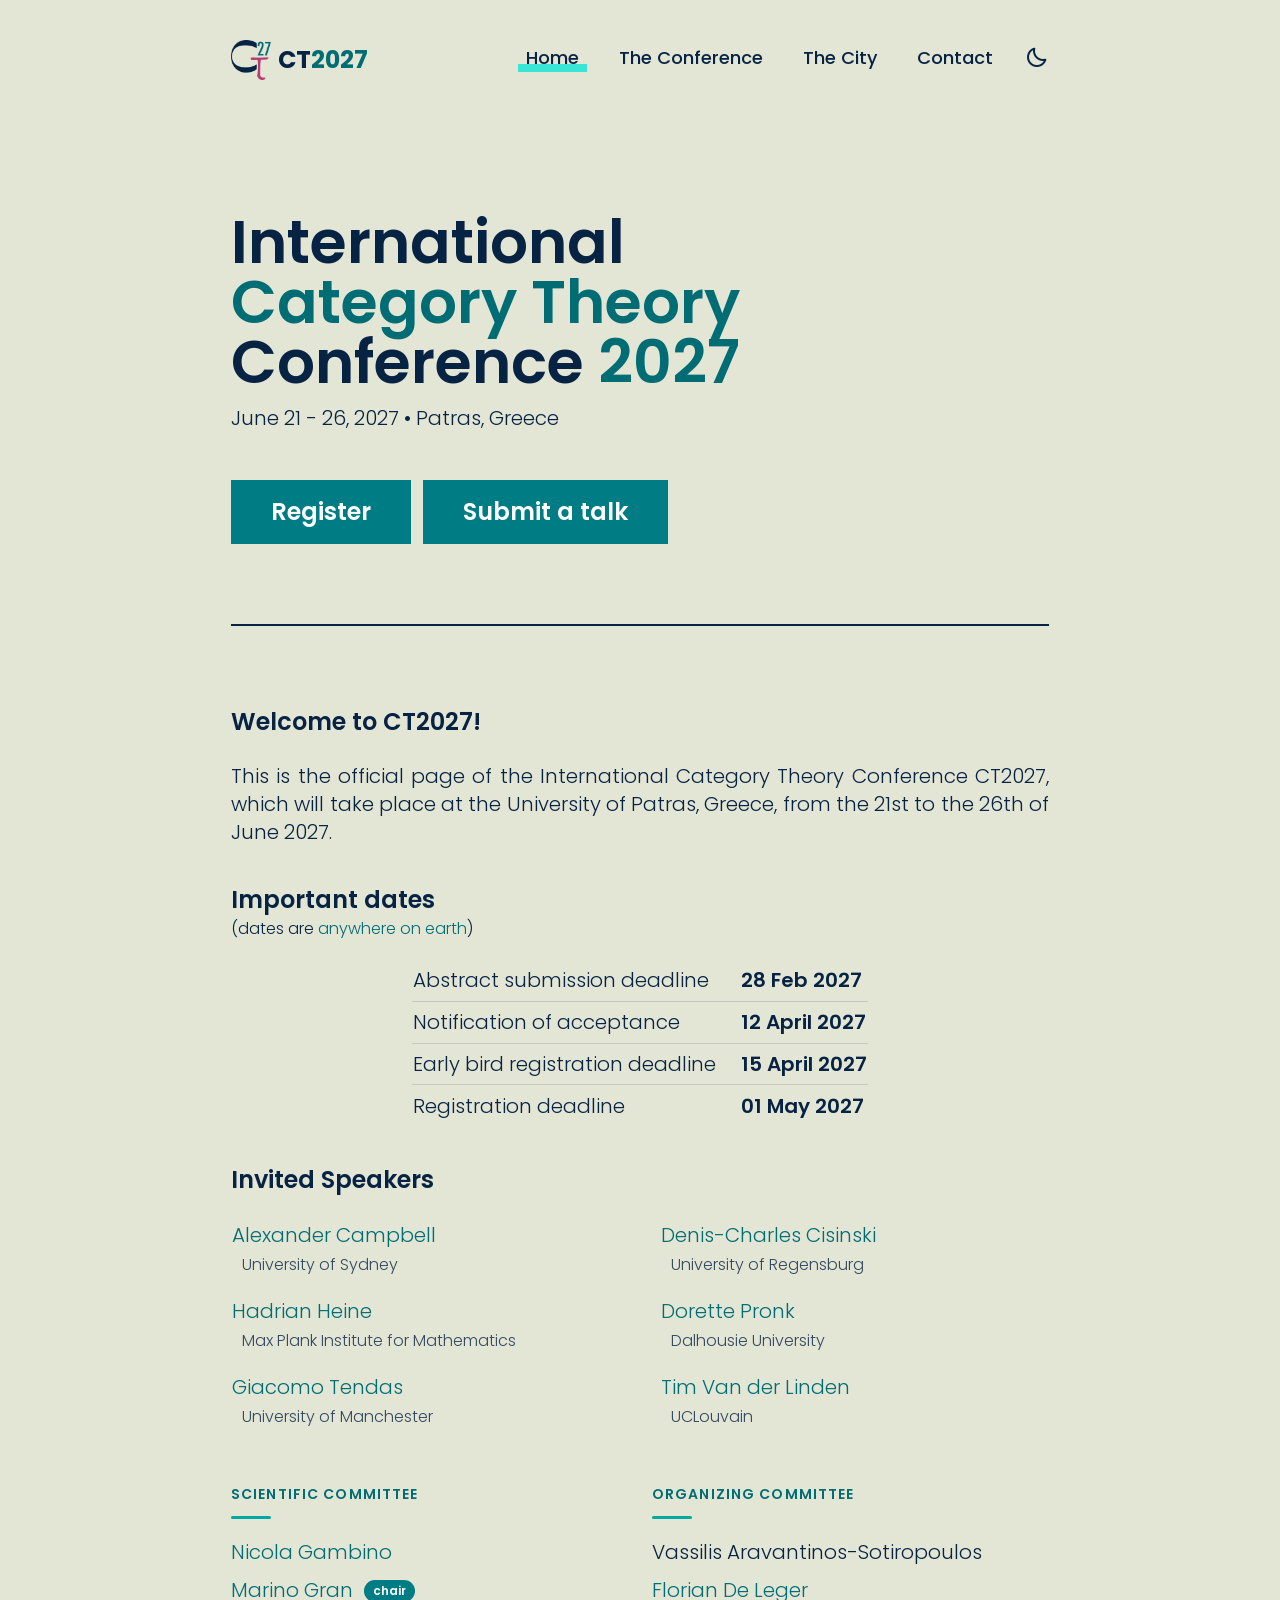
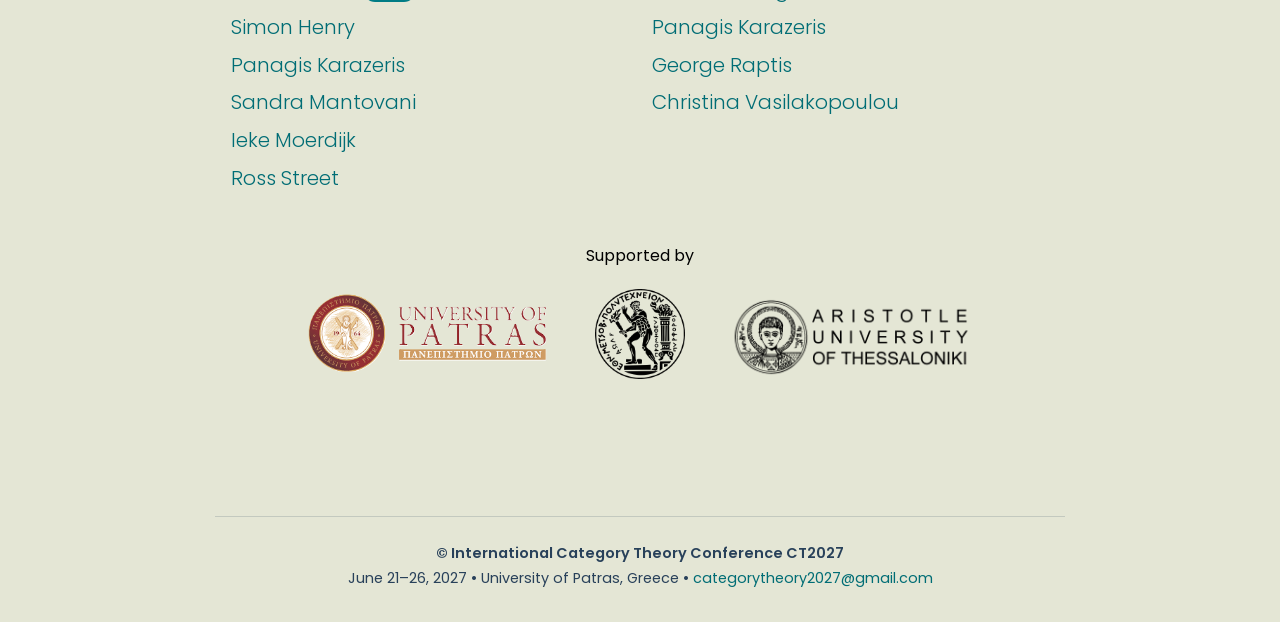
<file: index.html>
<!DOCTYPE html>
<html lang="en">

<head>
  <meta charset="utf-8" />
  <meta content="width=device-width, initial-scale=1, shrink-to-fit=no" name="viewport" />

  <title>Homepage | CT2027</title>

  <meta name="description" content="International Category Theory Conference CT2027, June 21-26, 2027, University of Patras, Greece." />

  <link rel="canonical" href="https://categorytheory2027.github.io/" />
  <link rel="icon" type="image/png" href="assets/img/logo-512.png" />
  <link rel="apple-touch-icon" href="assets/img/apple-touch-icon.png" />

  <meta property="og:type" content="website" />
  <meta property="og:site_name" content="CT2027" />
  <meta property="og:locale" content="en_US" />
  <meta property="og:title" content="Homepage | CT2027" />
  <meta property="og:description" content="International Category Theory Conference CT2027, June 21-26, 2027, University of Patras, Greece." />
  <meta property="og:url" content="https://categorytheory2027.github.io/" />
  <meta property="og:image" content="https://categorytheory2027.github.io/assets/img/og-image.png" />
  <meta property="og:image:width" content="1200" />
  <meta property="og:image:height" content="630" />
  <meta property="og:image:alt" content="CT2027 logo" />
  <meta name="twitter:card" content="summary_large_image" />
  <meta name="twitter:image" content="https://categorytheory2027.github.io/assets/img/og-image.png" />

  <script>
    // dark mode
    try {
      if (sessionStorage.getItem('theme') === 'dark')
        document.documentElement.classList.add('dark');
    } catch (e) {}
  </script>

  <link crossorigin="anonymous" href="assets/styles/main.min.css" media="screen" rel="stylesheet" />
  <link rel="stylesheet" href="assets/styles/custom.css" />
  <link rel="stylesheet" href="assets/styles/atom-one-dark.min.css" />
  <link rel="stylesheet" href="https://unpkg.com/boxicons@2.0.7/css/boxicons.min.css" />

  <link rel="stylesheet" href="assets/katex/katex.min.css">

  <script src="assets/js/highlight.min.js"></script>
  <script src="assets/js/alpine.js" defer></script>
  <script defer src="assets/katex/katex.min.js"></script>
  <script defer src="assets/katex/contrib/auto-render.min.js" 
    onload="renderMathInElement(document.body, {
      delimiters: [
          {left: '$$', right: '$$', display: true},
          {left: '$', right: '$', display: false}
      ]
    });">
  </script>
  <script>
    hljs.initHighlightingOnLoad();
  </script>
</head>


<body x-data="global()" x-init="themeInit()" :class="isMobileMenuOpen ? 'max-h-screen overflow-hidden relative' : ''"
  class="dark:bg-primary">

  <div id="main">
    <div class="container mx-auto">
      <div class="flex items-center justify-between py-6 lg:py-10">
        <a href="/" class="flex items-center">
          <img src="assets/img/logo-512.png" alt="CT2027 logo" class="site-logo site-logo-light" />
          <img src="assets/img/logo-512-dark.png" alt="CT2027 logo" class="site-logo site-logo-dark" />
          <p class="hidden font-body text-2xl font-bold text-primary dark:text-white lg:block">
            <span class="logo-ct">CT</span><span class="accent">2027</span>
          </p>
        </a>
        <div class="theme-slot flex items-center">

          <button type="button" @click="themeSwitch()" title="Toggle dark mode"
            :aria-label="isDarkMode ? 'Switch to light mode' : 'Switch to dark mode'"
            class="mr-4 text-2xl text-primary transition-colors hover:text-secondary dark:text-white dark:hover:text-secondary">
            <i class="bx" :class="isDarkMode ? 'bx-sun' : 'bx-moon'"></i>
          </button>

          <button type="button" @click="isMobileMenuOpen = true" aria-label="Open menu"
            class="lg:hidden">
            <svg width="24" height="15" xmlns="http://www.w3.org/2000/svg"
              class="fill-current text-primary dark:text-white">
              <g fill-rule="evenodd">
                <rect width="24" height="3" rx="1.5" />
                <rect x="8" y="6" width="16" height="3" rx="1.5" />
                <rect x="4" y="12" width="20" height="3" rx="1.5" />
              </g>
            </svg>
          </button>
        </div>
        <div class="hidden lg:block">
          <ul class="flex items-center">

            <li class="current group relative mr-6 mb-1">
              <div
                class="absolute left-0 bottom-0 z-20 h-0 w-full opacity-75 transition-all group-hover:h-2 group-hover:bg-yellow">
              </div>
              <a href="index.html" aria-current="page"
                class="relative z-30 block px-2 font-body text-lg font-medium text-primary transition-colors group-hover:text-green dark:text-white dark:group-hover:text-secondary">Home</a>
            </li>

            <li class="group relative mr-6 mb-1">
              <div
                class="absolute left-0 bottom-0 z-20 h-0 w-full opacity-75 transition-all group-hover:h-2 group-hover:bg-yellow">
              </div>
              <a href="conference.html"
                class="relative z-30 block px-2 font-body text-lg font-medium text-primary transition-colors group-hover:text-green dark:text-white dark:group-hover:text-secondary">The
                Conference</a>
            </li>

            <li class="group relative mr-6 mb-1">
              <div
                class="absolute left-0 bottom-0 z-20 h-0 w-full opacity-75 transition-all group-hover:h-2 group-hover:bg-yellow">
              </div>
              <a href="city.html"
                class="relative z-30 block px-2 font-body text-lg font-medium text-primary transition-colors group-hover:text-green dark:text-white dark:group-hover:text-secondary">The
                City</a>
            </li>

            <li class="group relative mr-6 mb-1">
              <div
                class="absolute left-0 bottom-0 z-20 h-0 w-full opacity-75 transition-all group-hover:h-2 group-hover:bg-yellow">
              </div>
              <a href="contact.html"
                class="relative z-30 block px-2 font-body text-lg font-medium text-primary transition-colors group-hover:text-green dark:text-white dark:group-hover:text-secondary">Contact</a>
            </li>
          </ul>
        </div>
      </div>
    </div>

    <div
      class="pointer-events-none fixed inset-0 z-50 flex bg-black bg-opacity-80 opacity-0 transition-opacity lg:hidden"
      :class="isMobileMenuOpen ? 'opacity-100 pointer-events-auto' : ''">
      <div class="ml-auto w-2/3 bg-green p-4 md:w-1/3">
        <button type="button" @click="isMobileMenuOpen = false" aria-label="Close menu"
          class="absolute top-0 right-0 mt-4 mr-4 text-4xl text-white">
          <i class="bx bx-x"></i>
        </button>
        <ul class="mt-8 flex flex-col">

          <li class="">
            <a href="index.html" aria-current="page" class="mb-3 block px-2 font-body text-lg font-medium text-white">Home</a>
          </li>

          <li class="">
            <a href="conference.html" class="mb-3 block px-2 font-body text-lg font-medium text-white">The
              Conference</a>
          </li>

          <li class="">
            <a href="city.html" class="mb-3 block px-2 font-body text-lg font-medium text-white">The City</a>
          </li>

          <li class="">
            <a href="contact.html" class="mb-3 block px-2 font-body text-lg font-medium text-white">Contact</a>
          </li>

        </ul>
      </div>
    </div>


    <div>
      <div class="container mx-auto">
        <div class="border-b border-grey-lighter py-16 lg:py-20">
          <h1 class="pt-3 font-body text-4xl font-semibold text-primary dark:text-white md:text-5xl lg:text-6xl">
            International <br> <span class="accent">Category Theory</span> <br> Conference <span class="accent">2027</span>
          </h1>
          <p class="pt-3 font-body text-xl font-light text-primary dark:text-white">
            June 21 - 26, 2027 &bullet; Patras, Greece
          </p>
          <div class="cta-buttons">
            <a href="registration.html#register" id="register"
              class="block bg-secondary px-10 py-4 text-center font-body text-xl font-semibold text-white transition-colors hover:bg-green sm:inline-block sm:text-left sm:text-2xl">
              Register
            </a>
            <a href="registration.html#submit" id="register"
              class="block bg-secondary px-10 py-4 text-center font-body text-xl font-semibold text-white transition-colors hover:bg-green sm:inline-block sm:text-left sm:text-2xl">
              Submit a talk
            </a>
          </div>
        </div>

        <div class="py-16 lg:py-20">
          <div class="flex items-center pb-6">
            <h2 class="ml-2 font-body text-2xl font-semibold text-primary dark:text-white">
              Welcome to CT2027!
            </h2>
          </div>
          <div>
            <p class="font-body text-xl font-light text-primary dark:text-white">
              This is the official page of the International Category Theory Conference CT2027, which will take place at
              the University of Patras, Greece, from the 21st to the 26th of June 2027.
            </p>
          </div>
          <div class="section-title flex items-center pb-6">
            <h2 class="ml-2 font-body text-2xl font-semibold text-primary dark:text-white">
              Important dates
            </h2>
          </div>
          <p style="margin-top: -.6cm; margin-bottom: .5cm;" class="font-body font-light text-primary dark:text-white">
            (dates are <a class="my-link" target="_blank" rel="noopener" href="https://en.wikipedia.org/wiki/Anywhere_on_Earth">anywhere on earth</a>)
          </p>
          <div class="font-body text-xl font-light text-primary dark:text-white">
            <!-- data-deadline: yyyy-mm-dd -->
            <table class="dates">
              <tr data-deadline="2027-02-28">
                <td>Abstract submission deadline</td>
                <td>28 Feb 2027</td>
              </tr>
              <tr data-deadline="2027-04-12">
                <td>Notification of acceptance</td>
                <td>12 April 2027</td>
              </tr>
              <tr data-deadline="2027-04-15">
                <td>Early bird registration deadline</td>
                <td>15 April 2027</td>
              </tr>
              <tr data-deadline="2027-05-01">
                <td>Registration deadline</td>
                <td>01 May 2027</td>
              </tr>
            </table>
          </div>
          <div class="flex items-center pb-6">
            <h2 class="section-title ml-2 font-body text-2xl font-semibold text-primary dark:text-white">
              Invited Speakers
            </h2>

            
          </div>
          <div class="dark:text-white" style="display: flex; justify-content: center; align-items: center;">
            <table class="speakers font-body text-xl font-light text-primary dark:text-white"
              style="text-align: left;">
              <tr>
                <td><a class="my-link" target="_blank" rel="noopener" href="https://acmbl.github.io/">Alexander Campbell</a></td>
                <td>University of Sydney</td>
              </tr>
              <tr>
                <td><a class="my-link" target="_blank" rel="noopener" href="https://cisinski.app.uni-regensburg.de/">Denis-Charles Cisinski</a></td>
                <td>University of Regensburg</td>
              </tr>
              <tr>
                <td><a class="my-link" target="_blank" rel="noopener" href="https://ncatlab.org/nlab/show/Hadrian+Heine">Hadrian Heine</a></td>
                <td>Max Plank Institute for Mathematics</td>
              </tr>
              <tr>
                <td><a class="my-link" target="_blank" rel="noopener" href="https://www.dal.ca/faculty/science/math-stats/faculty-staff/our-faculty/mathematics/dorette-pronk.html">Dorette Pronk</a></td>
                <td>Dalhousie University</td>
              </tr>
              <tr>
                <td><a class="my-link" target="_blank" rel="noopener" href="https://gtendas.github.io/">Giacomo Tendas</a></td>
                <td>University of Manchester</td>
              </tr>
              <tr>
                <td><a class="my-link" target="_blank" rel="noopener" href="https://perso.uclouvain.be/tim.vanderlinden/">Tim Van der Linden</a></td>
                <td>UCLouvain</td>
              </tr>
            </table>
          </div>
          <div class="committees font-body text-xl font-light text-primary dark:text-white">
            <section class="committee-card">
              <h3>Scientific Committee</h3>
              <ul>
                <li><a class="my-link" target="_blank" rel="noopener" href="https://research.manchester.ac.uk/en/persons/nicola.gambino">Nicola Gambino</a></li>
                <li><a class="my-link" target="_blank" rel="noopener" href="https://perso.uclouvain.be/marino.gran/">Marino Gran</a> <span class="chair-badge">chair</span></li>
                <li><a class="my-link" target="_blank" rel="noopener" href="https://www.normalesup.org/~henry/">Simon Henry</a></li>
                <li><a class="my-link" target="_blank" rel="noopener" href="https://www.math.upatras.gr/Karazeris">Panagis Karazeris</a></li>
                <li><a class="my-link" target="_blank" rel="noopener" href="http://users.mat.unimi.it/users/mantovani/">Sandra Mantovani</a></li>
                <li><a class="my-link" target="_blank" rel="noopener" href="https://www.uu.nl/staff/IMoerdijk">Ieke Moerdijk</a></li>
                <li><a class="my-link" target="_blank" rel="noopener" href="http://web.science.mq.edu.au/~street/street.html">Ross Street</a></li>
              </ul>
            </section>
            <section class="committee-card">
              <h3>Organizing Committee</h3>
              <ul>
                <li>Vassilis Aravantinos-Sotiropoulos</li>
                <li><a class="my-link" target="_blank" rel="noopener" href="https://sites.google.com/view/floriandeleger/">Florian De Leger</a></li>
                <li><a class="my-link" target="_blank" rel="noopener" href="https://www.math.upatras.gr/Karazeris">Panagis Karazeris</a></li>
                <li><a class="my-link" target="_blank" rel="noopener" href="https://graptismath.net/">George Raptis</a></li>
                <li><a class="my-link" target="_blank" rel="noopener" href="http://www.math.ntua.gr/~cvasilak/">Christina Vasilakopoulou</a></li>
              </ul>
            </section>
          </div>
          <div class="dark:text-white" style="text-align: center;">
            <p style="text-align: center;">Supported by</p>
            <span class="sponsor-logo">
              <a target="_blank" rel="noopener" href="https://www.upatras.gr/en/"><img src="assets/img/patraslogo2.png" alt="University of Patras" width="252"></a>
            </span>
            <span class="sponsor-logo">
              <a target="_blank" rel="noopener" href="https://ntua.gr/en/"><img src="assets/img/ntualogo.png" alt="National Technical University of Athens" width="90"></a>
            </span>
            <span class="sponsor-logo">
              <a target="_blank" rel="noopener" href="https://www.auth.gr/en/homepage/"><img src="assets/img/authlogo.png" alt="Aristotle University of Thessaloniki" width="252"></a>
            </span>
          </div>
        </div>
      </div>
    </div>

    <footer class="site-footer container mx-auto">
      <p class="site-footer-title">&copy; International Category Theory Conference CT2027</p>
      <p>June 21&ndash;26, 2027 &bull; University of Patras, Greece &bull; <a href="mailto:categorytheory2027@gmail.com">categorytheory2027@gmail.com</a></p>
    </footer>

  </div>

  <script src="assets/js/main.js"></script>


</body>

</html>
</file>
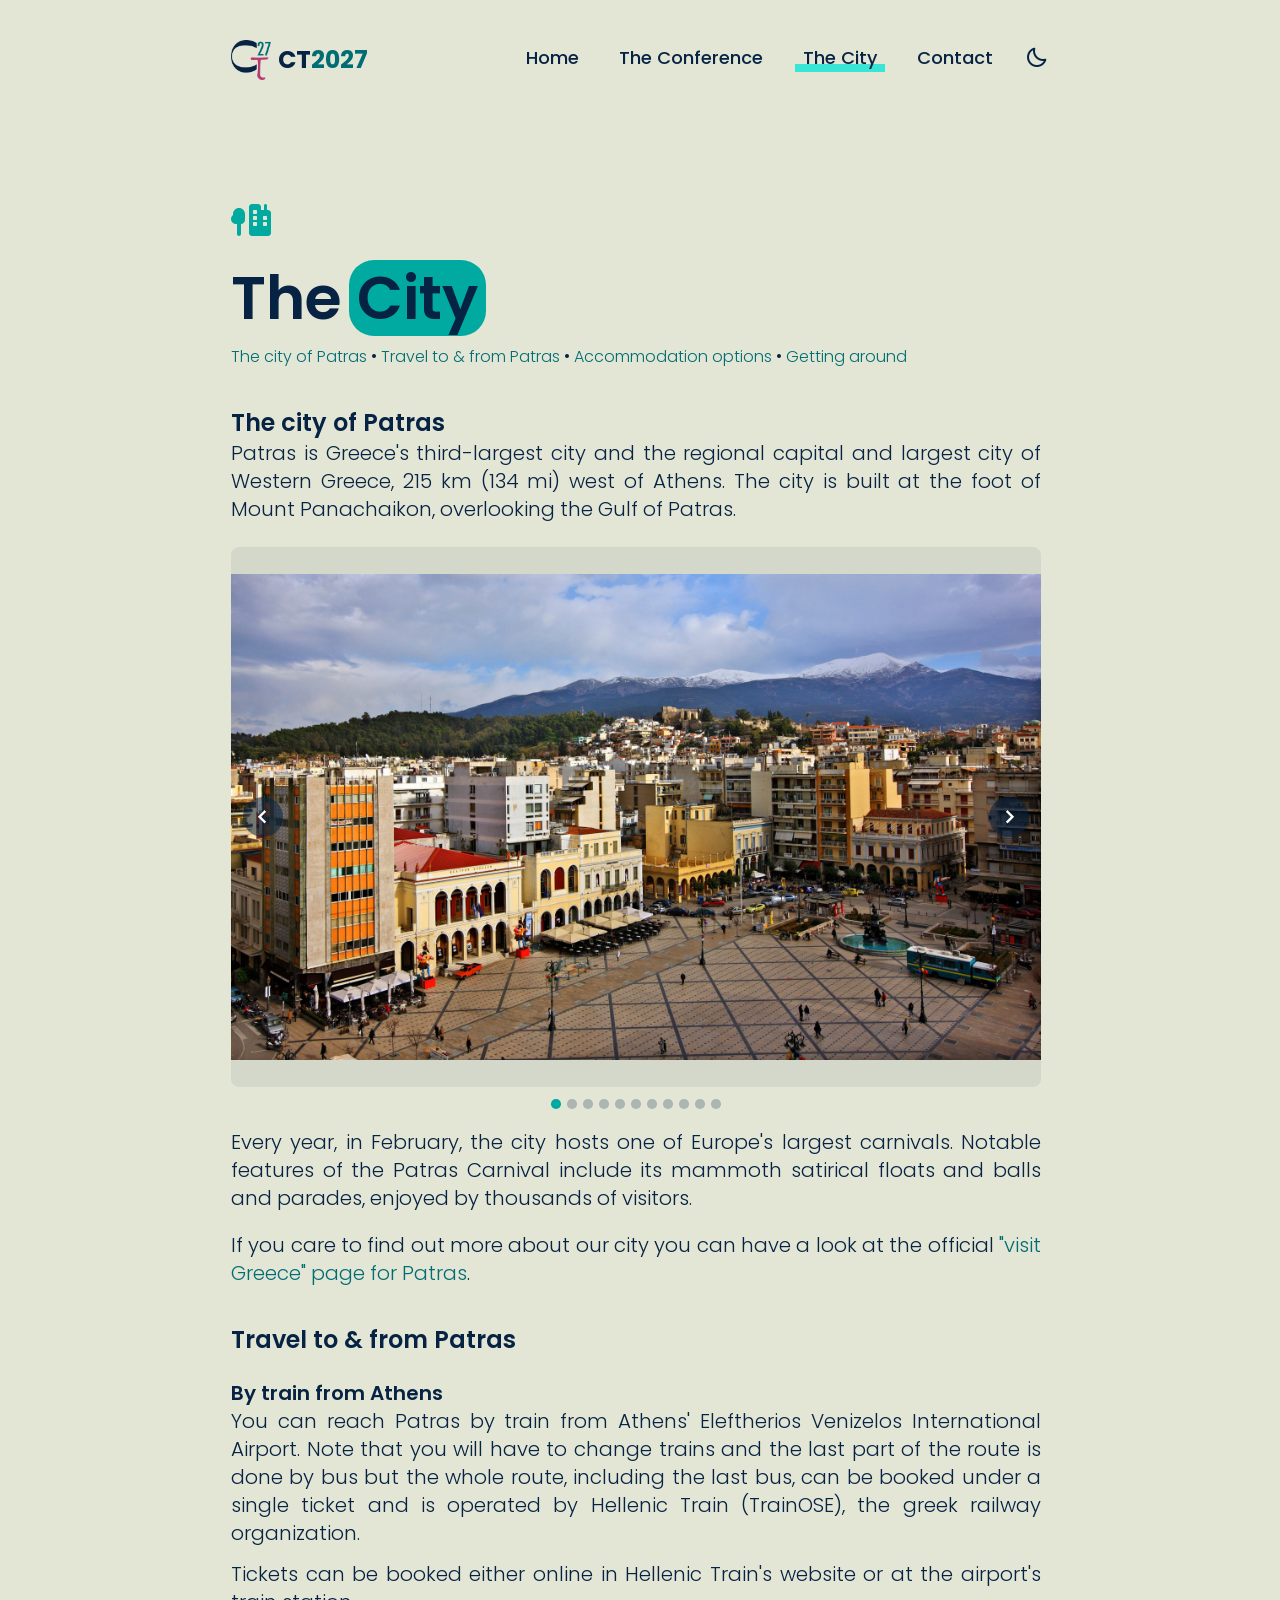
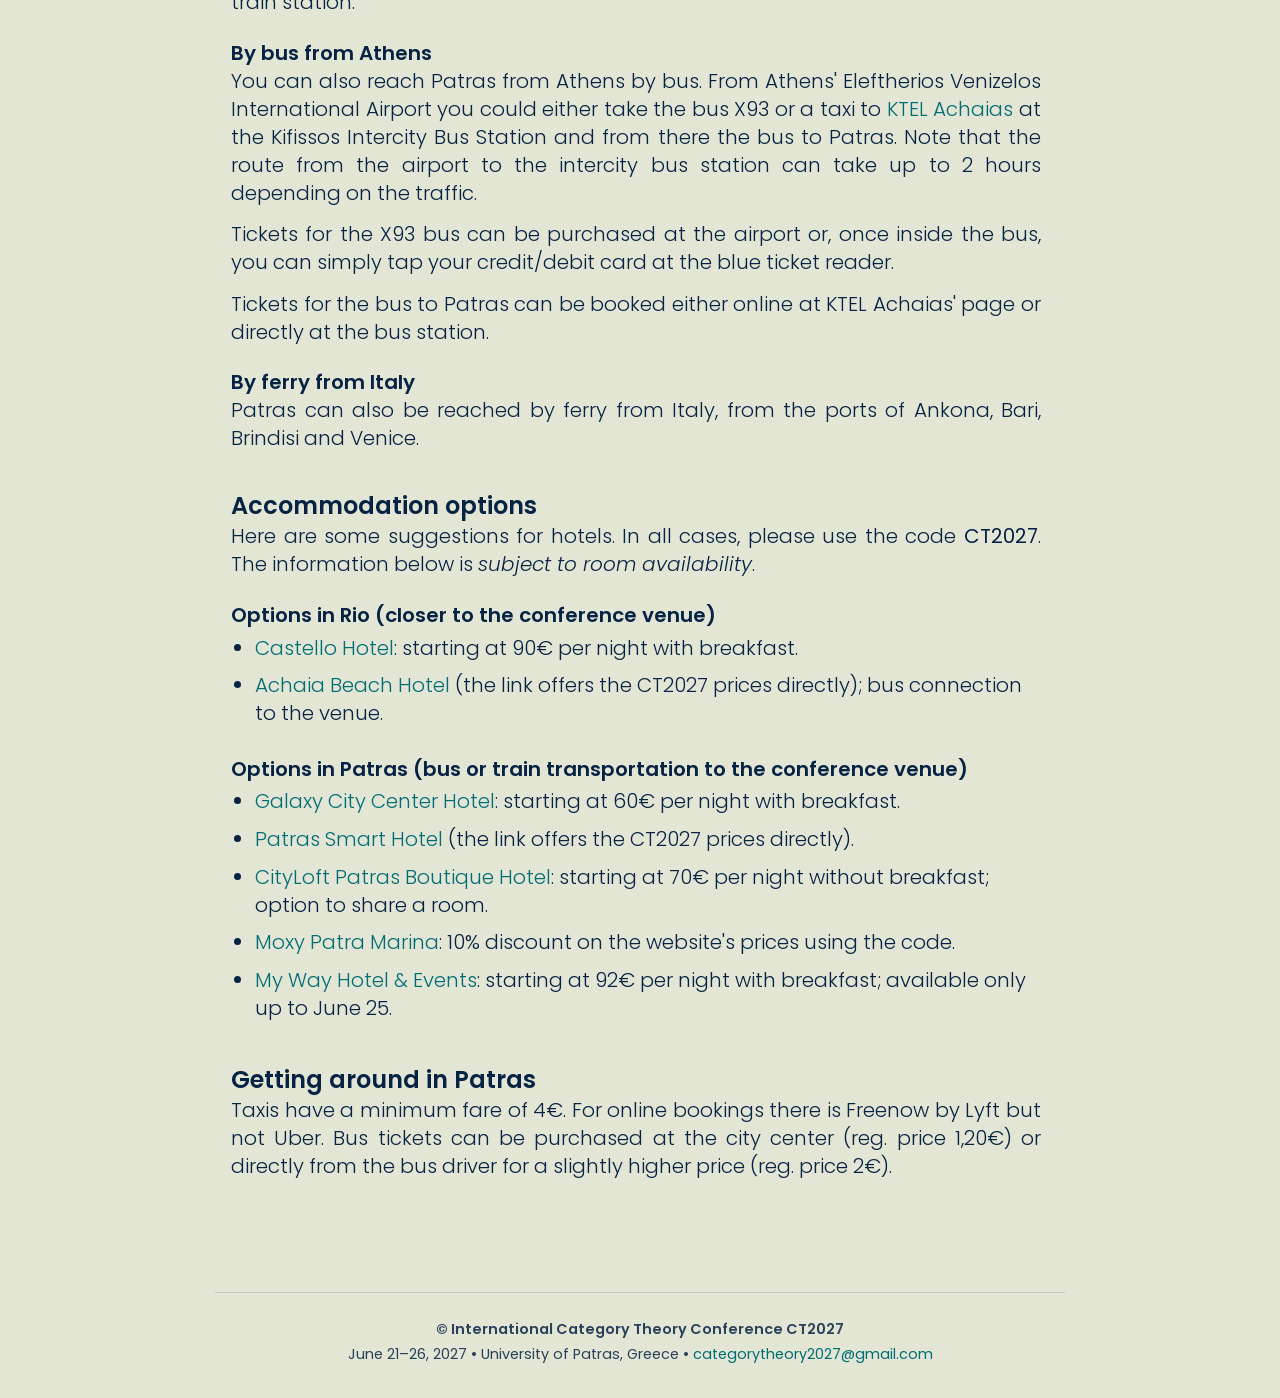
<file: city.html>
<!DOCTYPE html>
<html lang="en">

<head>
  <meta charset="utf-8" />
  <meta content="width=device-width, initial-scale=1, shrink-to-fit=no" name="viewport" />

  <title>The City | CT2027</title>

  <meta name="description" content="CT2027 - Information about Patras" />

  <link rel="canonical" href="https://categorytheory2027.github.io/city.html" />
  <link rel="icon" type="image/png" href="assets/img/logo-512.png" />
  <link rel="apple-touch-icon" href="assets/img/apple-touch-icon.png" />

  <meta property="og:type" content="website" />
  <meta property="og:site_name" content="CT2027" />
  <meta property="og:locale" content="en_US" />
  <meta property="og:title" content="The City | CT2027" />
  <meta property="og:description" content="CT2027 - Information about Patras" />
  <meta property="og:url" content="https://categorytheory2027.github.io/city.html" />
  <meta property="og:image" content="https://categorytheory2027.github.io/assets/img/og-image.png" />
  <meta property="og:image:width" content="1200" />
  <meta property="og:image:height" content="630" />
  <meta property="og:image:alt" content="CT2027 logo" />
  <meta name="twitter:card" content="summary_large_image" />
  <meta name="twitter:image" content="https://categorytheory2027.github.io/assets/img/og-image.png" />

  <script>
    // dark mode
    try {
      if (sessionStorage.getItem('theme') === 'dark')
        document.documentElement.classList.add('dark');
    } catch (e) { }
  </script>

  <link crossorigin="anonymous" href="assets/styles/main.min.css" media="screen" rel="stylesheet" />
  <link rel="stylesheet" href="assets/styles/custom.css" />
  <link rel="stylesheet" href="assets/styles/atom-one-dark.min.css" />
  <link rel="stylesheet" href="https://unpkg.com/boxicons@2.0.7/css/boxicons.min.css" />

  <link rel="stylesheet" href="assets/katex/katex.min.css">

  <script src="assets/js/highlight.min.js"></script>
  <script src="assets/js/alpine.js" defer></script>
  <script defer src="assets/katex/katex.min.js"></script>
  <script defer src="assets/katex/contrib/auto-render.min.js" onload="renderMathInElement(document.body, {
      delimiters: [
          {left: '$$', right: '$$', display: true},
          {left: '$', right: '$', display: false}
      ]
    });">
    </script>
  <script>
    hljs.initHighlightingOnLoad();
  </script>
</head>


<body x-data="global()" x-init="themeInit()" :class="isMobileMenuOpen ? 'max-h-screen overflow-hidden relative' : ''"
  class="dark:bg-primary">

  <div id="main">
    <div class="container mx-auto">
      <div class="flex items-center justify-between py-6 lg:py-10">
        <a href="/" class="flex items-center">
          <img src="assets/img/logo-512.png" alt="CT2027 logo" class="site-logo site-logo-light" />
          <img src="assets/img/logo-512-dark.png" alt="CT2027 logo" class="site-logo site-logo-dark" />
          <p class="hidden font-body text-2xl font-bold text-primary dark:text-white lg:block">
            <span class="logo-ct">CT</span><span class="accent">2027</span>
          </p>
        </a>
        <div class="theme-slot flex items-center">

          <button type="button" @click="themeSwitch()" title="Toggle dark mode"
            :aria-label="isDarkMode ? 'Switch to light mode' : 'Switch to dark mode'"
            class="mr-4 text-2xl text-primary transition-colors hover:text-secondary dark:text-white dark:hover:text-secondary">
            <i class="bx" :class="isDarkMode ? 'bx-sun' : 'bx-moon'"></i>
          </button>

          <button type="button" @click="isMobileMenuOpen = true" aria-label="Open menu" class="lg:hidden">
            <svg width="24" height="15" xmlns="http://www.w3.org/2000/svg"
              class="fill-current text-primary dark:text-white">
              <g fill-rule="evenodd">
                <rect width="24" height="3" rx="1.5" />
                <rect x="8" y="6" width="16" height="3" rx="1.5" />
                <rect x="4" y="12" width="20" height="3" rx="1.5" />
              </g>
            </svg>
          </button>
        </div>
        <div class="hidden lg:block">
          <ul class="flex items-center">

            <li class="group relative mr-6 mb-1">
              <div
                class="absolute left-0 bottom-0 z-20 h-0 w-full opacity-75 transition-all group-hover:h-2 group-hover:bg-yellow">
              </div>
              <a href="index.html"
                class="relative z-30 block px-2 font-body text-lg font-medium text-primary transition-colors group-hover:text-green dark:text-white dark:group-hover:text-secondary">Home</a>
            </li>

            <li class="group relative mr-6 mb-1">
              <div
                class="absolute left-0 bottom-0 z-20 h-0 w-full opacity-75 transition-all group-hover:h-2 group-hover:bg-yellow">
              </div>
              <a href="conference.html"
                class="relative z-30 block px-2 font-body text-lg font-medium text-primary transition-colors group-hover:text-green dark:text-white dark:group-hover:text-secondary">The
                Conference</a>
            </li>

            <li class="current group relative mr-6 mb-1">
              <div
                class="absolute left-0 bottom-0 z-20 h-0 w-full opacity-75 transition-all group-hover:h-2 group-hover:bg-yellow">
              </div>
              <a href="city.html" aria-current="page"
                class="relative z-30 block px-2 font-body text-lg font-medium text-primary transition-colors group-hover:text-green dark:text-white dark:group-hover:text-secondary">The
                City</a>
            </li>

            <li class="group relative mr-6 mb-1">
              <div
                class="absolute left-0 bottom-0 z-20 h-0 w-full opacity-75 transition-all group-hover:h-2 group-hover:bg-yellow">
              </div>
              <a href="contact.html"
                class="relative z-30 block px-2 font-body text-lg font-medium text-primary transition-colors group-hover:text-green dark:text-white dark:group-hover:text-secondary">Contact</a>
            </li>
          </ul>
        </div>
      </div>
    </div>

    <div
      class="pointer-events-none fixed inset-0 z-50 flex bg-black bg-opacity-80 opacity-0 transition-opacity lg:hidden"
      :class="isMobileMenuOpen ? 'opacity-100 pointer-events-auto' : ''">
      <div class="ml-auto w-2/3 bg-green p-4 md:w-1/3">
        <button type="button" @click="isMobileMenuOpen = false" aria-label="Close menu"
          class="absolute top-0 right-0 mt-4 mr-4 text-4xl text-white">
          <i class="bx bx-x"></i>
        </button>
        <ul class="mt-8 flex flex-col">

          <li class="">
            <a href="index.html" class="mb-3 block px-2 font-body text-lg font-medium text-white">Home</a>
          </li>

          <li class="">
            <a href="conference.html" class="mb-3 block px-2 font-body text-lg font-medium text-white">The
              Conference</a>
          </li>

          <li class="">
            <a href="city.html" aria-current="page" class="mb-3 block px-2 font-body text-lg font-medium text-white">The
              City</a>
          </li>

          <li class="">
            <a href="contact.html" class="mb-3 block px-2 font-body text-lg font-medium text-white">Contact</a>
          </li>

        </ul>
      </div>
    </div>


    <div>
      <div class="container mx-auto">
        <div class="py-16 lg:py-20">
          <div>
            <img src="assets/img/city.svg" alt="" class="page-icon">
          </div>
          <h1
            class="pt-5 font-body text-4xl font-semibold text-primary dark:text-white md:text-5xl lg:text-6xl flex items-baseline justify-between w-full">
            <span>The <span class="cooltitle">City</span></span>
          </h1>

          <p style="margin-top: .25cm;" class="font-body font-light text-primary dark:text-white">
            <a class="my-link" href="city.html#the-city">The city of Patras</a> &bull;
            <a class="my-link" href="city.html#travel">Travel to & from Patras</a> &bull;
            <a class="my-link" href="city.html#accommodation">Accommodation options</a> &bull;
            <a class="my-link" href="city.html#getting-around">Getting around</a> <!--&bull;
            <a class="my-link" href="city.html#todo">Things to do</a>-->
          </p>

          <h2 class="section-title ml-2 font-body text-2xl font-semibold text-primary dark:text-white" id="the-city">
            The city of Patras
          </h2>

          <div class="pr-2 pt-3 sm:pt-0">
            <p class="font-body text-xl font-light text-primary dark:text-white">
              Patras is Greece's third-largest city and the regional capital and largest city of Western
              Greece,
              215 km (134 mi) west of Athens. The city is built at the foot of Mount Panachaikon,
              overlooking the Gulf of Patras.
            </p>

            <!-- slideshow: number = how many photos -->
            <div class="slideshow" x-data="slideshow(11)" @mouseenter="stop()" @mouseleave="play()"
              @touchstart.passive="touchStart($event)" @touchend="touchEnd($event)" role="region"
              aria-roledescription="carousel" aria-label="Photos of Patras">
              <div class="slideshow-frame">
                <div class="slideshow-track" :style="`transform: translateX(-${current * 100}%)`">
                  <img src="assets/img/patras-photos/01.jpg" alt="Patras">
                  <img src="assets/img/patras-photos/02.jpg" alt="Patras" loading="lazy">
                  <img src="assets/img/patras-photos/03.jpg" alt="Patras" loading="lazy">
                  <img src="assets/img/patras-photos/04.jpg" alt="Patras" loading="lazy">
                  <img src="assets/img/patras-photos/05.jpg" alt="Patras" loading="lazy">
                  <img src="assets/img/patras-photos/06.jpg" alt="Patras" loading="lazy">
                  <img src="assets/img/patras-photos/07.jpg" alt="Patras" loading="lazy">
                  <img src="assets/img/patras-photos/08.jpg" alt="Patras" loading="lazy">
                  <img src="assets/img/patras-photos/09.jpg" alt="Patras" loading="lazy">
                  <img src="assets/img/patras-photos/10.jpg" alt="Patras" loading="lazy">
                  <img src="assets/img/patras-photos/11.jpg" alt="Patras" loading="lazy">
                </div>
                <button type="button" class="slideshow-arrow slideshow-prev" @click="prev()"
                  aria-label="Previous photo">
                  <i class="bx bx-chevron-left"></i>
                </button>
                <button type="button" class="slideshow-arrow slideshow-next" @click="next()" aria-label="Next photo">
                  <i class="bx bx-chevron-right"></i>
                </button>
              </div>
              <div class="slideshow-dots">
                <template x-for="i in count" :key="i">
                  <button type="button" @click="go(i - 1)" :class="{ 'active': current === i - 1 }"
                    :aria-label="`Show photo ${i}`"></button>
                </template>
              </div>
            </div>

            <p class="font-body text-xl font-light text-primary dark:text-white" style="margin-top: .5cm;">
              Every year, in February, the city hosts one of Europe's largest carnivals. Notable features
              of the Patras Carnival include its mammoth satirical floats and balls and parades, enjoyed
              by thousands of visitors.
            </p>
            <p class="font-body text-xl font-light text-primary dark:text-white" style="margin-top: .5cm;">
              If you care to find out more about our city you can have a look at the official <a class="my-link"
                target="_blank" rel="noopener" href="https://www.visitgreece.gr/mainland/peloponnese/patras/">"visit
                Greece" page
                for Patras</a>.
            </p>
          </div>

          <h2 class="section-title ml-2 font-body text-2xl font-semibold text-primary dark:text-white" id="travel">
            Travel to & from Patras
          </h2>

          <h3 class="subsection-title ml-2 font-body text-xl font-semibold text-primary dark:text-white">
            By train from Athens
          </h3>

          <div class="pr-2 pt-3 sm:pt-0">
            <p class="font-body text-xl font-light text-primary dark:text-white">
              You can reach Patras by train from Athens' Eleftherios Venizelos International Airport. Note that you will
              have to change trains and the last part of the route is done by bus but the whole route, including the
              last bus, can be booked under a single ticket and is operated by Hellenic Train (TrainOSE), the greek
              railway organization.
            </p>

            <p style="margin-top: 10pt;" class="font-body text-xl font-light text-primary dark:text-white">Tickets can
              be booked either online in Hellenic Train's website or at the airport's train station.</p>
          </div>

          <h3 class="subsection-title ml-2 font-body text-xl font-semibold text-primary dark:text-white">
            By bus from Athens
          </h3>

          <div class="pr-2 pt-3 sm:pt-0">
            <p class="font-body text-xl font-light text-primary dark:text-white">
              You can also reach Patras from Athens by bus. From Athens' Eleftherios Venizelos International Airport you
              could either take the bus X93 or a taxi to <a class="my-link"
                href="https://maps.app.goo.gl/HHGTkd6DmYpVgYch7">KTEL Achaias</a> at the Kifissos Intercity Bus Station
              and from there the bus to Patras. Note that the route from the airport to the intercity bus station can
              take up to 2 hours depending on the traffic.
            </p>

            <p style="margin-top: 10pt;" class="font-body text-xl font-light text-primary dark:text-white">Tickets for
              the X93 bus can be purchased at the airport or, once inside the bus, you can simply tap your credit/debit
              card at the blue ticket reader.</p>

            <p style="margin-top: 10pt;" class="font-body text-xl font-light text-primary dark:text-white">Tickets for
              the bus to Patras can be booked either online at KTEL Achaias' page or directly at the bus station.</p>
          </div>

          <h3 class="subsection-title ml-2 font-body text-xl font-semibold text-primary dark:text-white">
            By ferry from Italy
          </h3>

          <div class="pr-2 pt-3 sm:pt-0">
            <p class="font-body text-xl font-light text-primary dark:text-white">
              Patras can also be reached by ferry from Italy, from the ports of Ankona, Bari, Brindisi and Venice.
            </p>
          </div>

          <h2 class="section-title ml-2 font-body text-2xl font-semibold text-primary dark:text-white"
            id="accommodation">
            Accommodation options
          </h2>

          <div class="pr-2 pt-3 sm:pt-0">
            <p class="font-body text-xl font-light text-primary dark:text-white">
              Here are some suggestions for hotels. In all cases, please use the code <strong>CT2027</strong>. The
              information below is <i>subject to room availability</i>.
            </p>
          </div>

          <h3 class="subsection-title ml-2 font-body text-xl font-semibold text-primary dark:text-white">
            Options in Rio (closer to the conference venue)
          </h3>

          <div class="pr-2 pt-3 sm:pt-0">
            <ul class="hotel-list font-body text-xl font-light text-primary dark:text-white">
              <li><a class="my-link" target="_blank" rel="noopener" href="https://www.castellohotel.gr/start">Castello
                  Hotel</a>: starting at 90&euro; per night with breakfast.</li>
              <li><a class="my-link" target="_blank" rel="noopener"
                  href="https://vassilicoshospitality-achaiabeachhotel.reserve-online.net/?checkin=2027-06-20&amp;rooms=1&amp;adults=1&amp;children=0&amp;infants=0&amp;nights=6&amp;bkcode=CT2027">Achaia
                  Beach Hotel</a> (the link offers the CT2027 prices directly); bus connection to the venue.</li>
            </ul>
          </div>

          <h3 class="subsection-title ml-2 font-body text-xl font-semibold text-primary dark:text-white">
            Options in Patras (bus or train transportation to the conference venue)
          </h3>

          <div class="pr-2 pt-3 sm:pt-0">
            <ul class="hotel-list font-body text-xl font-light text-primary dark:text-white">
              <li><a class="my-link" target="_blank" rel="noopener" href="https://www.galaxyhotel.com.gr/en/">Galaxy
                  City Center Hotel</a>: starting at 60&euro; per night with breakfast.</li>
              <li><a class="my-link" target="_blank" rel="noopener"
                  href="https://vassilicoshospitality-patrassmarthotel.reserve-online.net/?checkin=2027-06-20&amp;rooms=1&amp;adults=1&amp;children=0&amp;infants=0&amp;nights=6&amp;bkcode=CT2027">Patras
                  Smart Hotel</a> (the link offers the CT2027 prices directly).</li>
              <li><a class="my-link" target="_blank" rel="noopener" href="https://cityloft.gr/">CityLoft Patras
                  Boutique Hotel</a>: starting at 70&euro; per night without breakfast; option to share a room.</li>
              <li><a class="my-link" target="_blank" rel="noopener"
                  href="https://www.marriott.com/en-us/hotels/gpaox-moxy-patra-marina/overview/">Moxy Patra
                  Marina</a>: 10% discount on the website's prices using the code.</li>
              <li><a class="my-link" target="_blank" rel="noopener" href="https://www.mywayhotel.gr/home">My Way Hotel
                  &amp; Events</a>: starting at 92&euro; per night with breakfast; available only up to June 25.</li>
            </ul>
          </div>

          <h2 class="section-title ml-2 font-body text-2xl font-semibold text-primary dark:text-white"
            id="getting-around">
            Getting around in Patras
          </h2>

          <div class="pr-2 pt-3 sm:pt-0">
            <p class="font-body text-xl font-light text-primary dark:text-white">
              Taxis have a minimum fare of 4&euro;. For online bookings there is Freenow by Lyft but not Uber. Bus
              tickets can be purchased at the city center (reg. price 1,20&euro;) or directly from the bus driver for a
              slightly higher price (reg. price 2&euro;).
            </p>
          </div>

        </div>
      </div>
    </div>

    <footer class="site-footer container mx-auto">
      <p class="site-footer-title">&copy; International Category Theory Conference CT2027</p>
      <p>June 21&ndash;26, 2027 &bull; University of Patras, Greece &bull; <a
          href="mailto:categorytheory2027@gmail.com">categorytheory2027@gmail.com</a></p>
    </footer>

  </div>

  <script src="assets/js/main.js"></script>


</body>

</html>
</file>
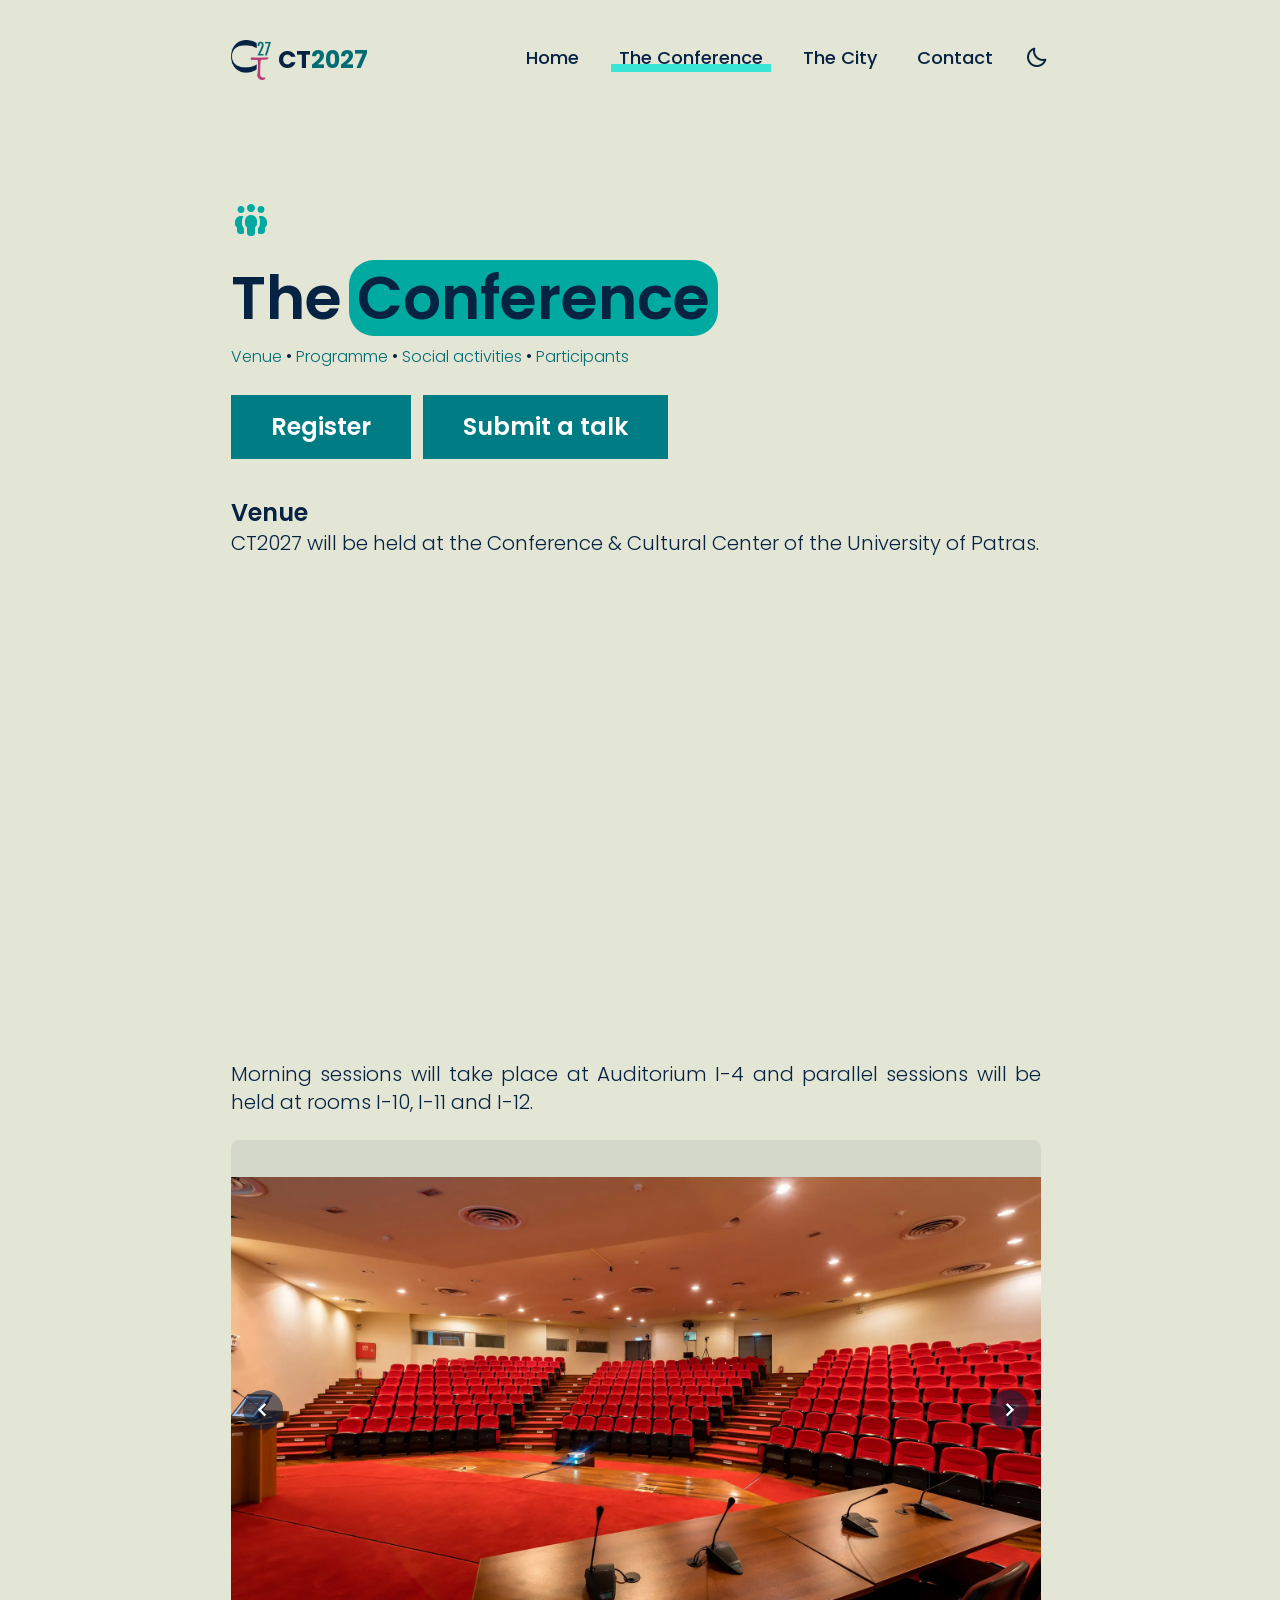
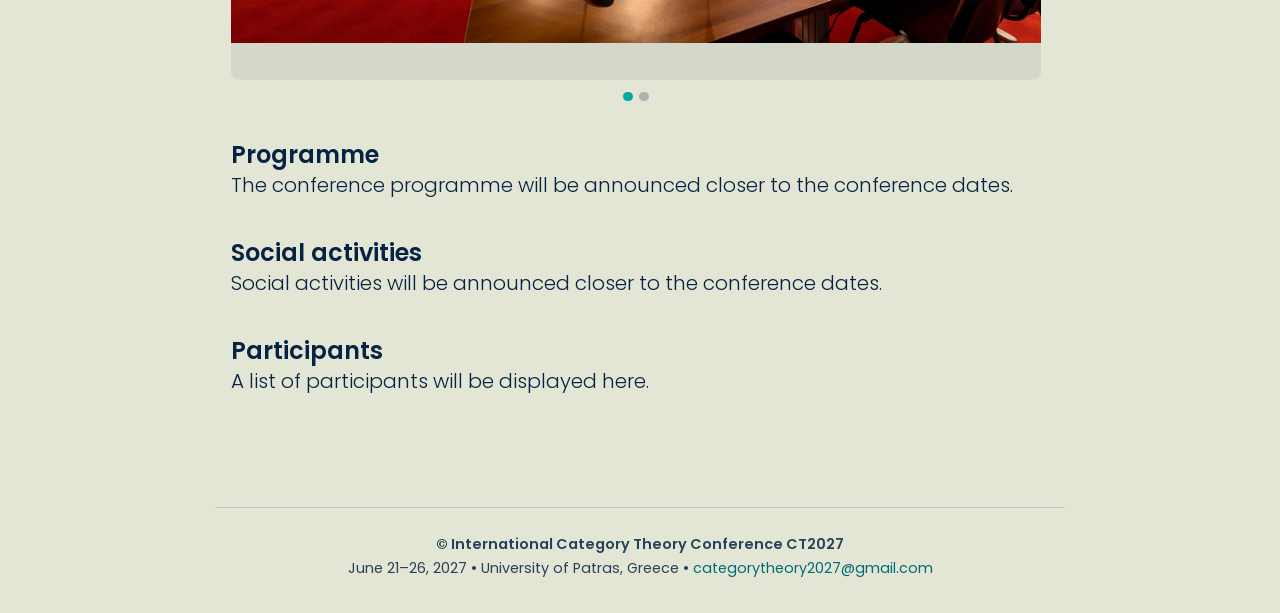
<file: conference.html>
<!DOCTYPE html>
<html lang="en">

<head>
  <meta charset="utf-8" />
  <meta content="width=device-width, initial-scale=1, shrink-to-fit=no" name="viewport" />

  <title>The Conference | CT2027</title>

  <meta name="description" content="Information about CT2027" />

  <link rel="canonical" href="https://categorytheory2027.github.io/conference.html" />
  <link rel="icon" type="image/png" href="assets/img/logo-512.png" />
  <link rel="apple-touch-icon" href="assets/img/apple-touch-icon.png" />

  <meta property="og:type" content="website" />
  <meta property="og:site_name" content="CT2027" />
  <meta property="og:locale" content="en_US" />
  <meta property="og:title" content="The Conference | CT2027" />
  <meta property="og:description" content="Information about CT2027" />
  <meta property="og:url" content="https://categorytheory2027.github.io/conference.html" />
  <meta property="og:image" content="https://categorytheory2027.github.io/assets/img/og-image.png" />
  <meta property="og:image:width" content="1200" />
  <meta property="og:image:height" content="630" />
  <meta property="og:image:alt" content="CT2027 logo" />
  <meta name="twitter:card" content="summary_large_image" />
  <meta name="twitter:image" content="https://categorytheory2027.github.io/assets/img/og-image.png" />

  <script>
    // dark mode
    try {
      if (sessionStorage.getItem('theme') === 'dark')
        document.documentElement.classList.add('dark');
    } catch (e) {}
  </script>

  <link crossorigin="anonymous" href="assets/styles/main.min.css" media="screen" rel="stylesheet" />
  <link rel="stylesheet" href="assets/styles/custom.css" />
  <link rel="stylesheet" href="assets/styles/atom-one-dark.min.css" />
  <link rel="stylesheet" href="https://unpkg.com/boxicons@2.0.7/css/boxicons.min.css" />

  <link rel="stylesheet" href="assets/katex/katex.min.css">

  <script src="assets/js/highlight.min.js"></script>
  <script src="assets/js/alpine.js" defer></script>
  <script defer src="assets/katex/katex.min.js"></script>
  <script defer src="assets/katex/contrib/auto-render.min.js" 
    onload="renderMathInElement(document.body, {
      delimiters: [
          {left: '$$', right: '$$', display: true},
          {left: '$', right: '$', display: false}
      ]
    });">
  </script>
  <script>
    hljs.initHighlightingOnLoad();
  </script>
</head>


<body x-data="global()" x-init="themeInit()" :class="isMobileMenuOpen ? 'max-h-screen overflow-hidden relative' : ''"
  class="dark:bg-primary">

  <div id="main">
    <div class="container mx-auto">
      <div class="flex items-center justify-between py-6 lg:py-10">
        <a href="/" class="flex items-center">
          <img src="assets/img/logo-512.png" alt="CT2027 logo" class="site-logo site-logo-light" />
          <img src="assets/img/logo-512-dark.png" alt="CT2027 logo" class="site-logo site-logo-dark" />
          <p class="hidden font-body text-2xl font-bold text-primary dark:text-white lg:block">
            <span class="logo-ct">CT</span><span class="accent">2027</span>
          </p>
        </a>
        <div class="theme-slot flex items-center">

          <button type="button" @click="themeSwitch()" title="Toggle dark mode"
            :aria-label="isDarkMode ? 'Switch to light mode' : 'Switch to dark mode'"
            class="mr-4 text-2xl text-primary transition-colors hover:text-secondary dark:text-white dark:hover:text-secondary">
            <i class="bx" :class="isDarkMode ? 'bx-sun' : 'bx-moon'"></i>
          </button>

          <button type="button" @click="isMobileMenuOpen = true" aria-label="Open menu"
            class="lg:hidden">
            <svg width="24" height="15" xmlns="http://www.w3.org/2000/svg"
              class="fill-current text-primary dark:text-white">
              <g fill-rule="evenodd">
                <rect width="24" height="3" rx="1.5" />
                <rect x="8" y="6" width="16" height="3" rx="1.5" />
                <rect x="4" y="12" width="20" height="3" rx="1.5" />
              </g>
            </svg>
          </button>
        </div>
        <div class="hidden lg:block">
          <ul class="flex items-center">

            <li class="group relative mr-6 mb-1">
              <div
                class="absolute left-0 bottom-0 z-20 h-0 w-full opacity-75 transition-all group-hover:h-2 group-hover:bg-yellow">
              </div>
              <a href="index.html"
                class="relative z-30 block px-2 font-body text-lg font-medium text-primary transition-colors group-hover:text-green dark:text-white dark:group-hover:text-secondary">Home</a>
            </li>

            <li class="current group relative mr-6 mb-1">
              <div
                class="absolute left-0 bottom-0 z-20 h-0 w-full opacity-75 transition-all group-hover:h-2 group-hover:bg-yellow">
              </div>
              <a href="conference.html" aria-current="page"
                class="relative z-30 block px-2 font-body text-lg font-medium text-primary transition-colors group-hover:text-green dark:text-white dark:group-hover:text-secondary">The
                Conference</a>
            </li>

            <li class="group relative mr-6 mb-1">
              <div
                class="absolute left-0 bottom-0 z-20 h-0 w-full opacity-75 transition-all group-hover:h-2 group-hover:bg-yellow">
              </div>
              <a href="city.html"
                class="relative z-30 block px-2 font-body text-lg font-medium text-primary transition-colors group-hover:text-green dark:text-white dark:group-hover:text-secondary">The
                City</a>
            </li>

            <li class="group relative mr-6 mb-1">
              <div
                class="absolute left-0 bottom-0 z-20 h-0 w-full opacity-75 transition-all group-hover:h-2 group-hover:bg-yellow">
              </div>
              <a href="contact.html"
                class="relative z-30 block px-2 font-body text-lg font-medium text-primary transition-colors group-hover:text-green dark:text-white dark:group-hover:text-secondary">Contact</a>
            </li>
          </ul>
        </div>
      </div>
    </div>

    <div
      class="pointer-events-none fixed inset-0 z-50 flex bg-black bg-opacity-80 opacity-0 transition-opacity lg:hidden"
      :class="isMobileMenuOpen ? 'opacity-100 pointer-events-auto' : ''">
      <div class="ml-auto w-2/3 bg-green p-4 md:w-1/3">
        <button type="button" @click="isMobileMenuOpen = false" aria-label="Close menu"
          class="absolute top-0 right-0 mt-4 mr-4 text-4xl text-white">
          <i class="bx bx-x"></i>
        </button>
        <ul class="mt-8 flex flex-col">

          <li class="">
            <a href="index.html" class="mb-3 block px-2 font-body text-lg font-medium text-white">Home</a>
          </li>

          <li class="">
            <a href="conference.html" aria-current="page" class="mb-3 block px-2 font-body text-lg font-medium text-white">The
              Conference</a>
          </li>

          <li class="">
            <a href="city.html" class="mb-3 block px-2 font-body text-lg font-medium text-white">The City</a>
          </li>

          <li class="">
            <a href="contact.html" class="mb-3 block px-2 font-body text-lg font-medium text-white">Contact</a>
          </li>

        </ul>
      </div>
    </div>


    <div>
      <div class="container mx-auto">
        <div class="py-16 lg:py-20">
          <div>
            <img src="assets/img/conference.svg" alt="" class="page-icon">
          </div>
          <h1
            class="pt-5 font-body text-4xl font-semibold text-primary dark:text-white md:text-5xl lg:text-6xl flex items-baseline justify-between w-full">
            <span>The <span class="cooltitle">Conference</span></span>
          </h1>

          <p style="margin-top: .25cm; margin-bottom: -.6cm;" class="font-body font-light text-primary dark:text-white">
            <a class="my-link" href="conference.html#venue">Venue</a> &bull;
            <a class="my-link" href="conference.html#programme">Programme</a> &bull;
            <a class="my-link" href="conference.html#social">Social activities</a> &bull;
            <a class="my-link" href="conference.html#participants">Participants</a> <!--&bull;
            <a class="my-link" href="conference.html#photos">Conference Photos</a>-->
          </p>

          <div class="cta-buttons">
            <a href="registration.html#register" id="register"
              class="block bg-secondary px-10 py-4 text-center font-body text-xl font-semibold text-white transition-colors hover:bg-green sm:inline-block sm:text-left sm:text-2xl">
              Register
            </a>
            <a href="registration.html#submit" id="register"
              class="block bg-secondary px-10 py-4 text-center font-body text-xl font-semibold text-white transition-colors hover:bg-green sm:inline-block sm:text-left sm:text-2xl">
              Submit a talk
            </a>
          </div>

          <h2 class="section-title ml-2 font-body text-2xl font-semibold text-primary dark:text-white"
            id="venue">
            Venue
          </h2>

          <div class="pr-2 pt-3 sm:pt-0">
            <p class="font-body text-xl font-light text-primary dark:text-white">
              CT2027 will be held at the Conference & Cultural Center of the University of Patras.
            </p>
            <div style="display: flex; justify-content: center; margin-top: 20pt; margin-bottom: 20pt;">
            <iframe src="https://www.google.com/maps/embed?pb=!1m18!1m12!1m3!1d2414.799693915956!2d21.782929321492663!3d38.288591898312696!2m3!1f0!2f0!3f0!3m2!1i1024!2i768!4f13.1!3m3!1m2!1s0x135e4b9538cdf55f%3A0x13e1cce4767db7d7!2zzqPPhc69zrXOtM-BzrnOsc66z4wgJiDOoM6_zrvOuc-EzrnPg8-EzrnOus-MIM6azq3Ovc-Ez4HOvw!5e0!3m2!1sen!2sgr!4v1795006578040!5m2!1sen!2sgr" title="Map of the conference venue" style="border:0; width: 100%; max-width: 600px; height: 450px;" allowfullscreen="" loading="lazy" referrerpolicy="strict-origin-when-cross-origin"></iframe>
            </div>
            <p class="font-body text-xl font-light text-primary dark:text-white">
              Morning sessions will take place at Auditorium I-4 and parallel sessions will be held at rooms I-10, I-11 and I-12.
            </p>

            <div class="slideshow" x-data="slideshow(2)" @mouseenter="stop()" @mouseleave="play()"
              @touchstart.passive="touchStart($event)" @touchend="touchEnd($event)"
              role="region" aria-roledescription="carousel" aria-label="Photos of the conference rooms">
              <div class="slideshow-frame">
                <div class="slideshow-track" :style="`transform: translateX(-${current * 100}%)`">
                  <img src="assets/img/auditorium.jpeg" alt="Auditorium I-4">
                  <img src="assets/img/room.jpeg" alt="Room for the parallel sessions" loading="lazy">
                </div>
                <button type="button" class="slideshow-arrow slideshow-prev" @click="prev()" aria-label="Previous photo">
                  <i class="bx bx-chevron-left"></i>
                </button>
                <button type="button" class="slideshow-arrow slideshow-next" @click="next()" aria-label="Next photo">
                  <i class="bx bx-chevron-right"></i>
                </button>
              </div>
              <div class="slideshow-dots">
                <template x-for="i in count" :key="i">
                  <button type="button" @click="go(i - 1)" :class="{ 'active': current === i - 1 }"
                    :aria-label="`Show photo ${i}`"></button>
                </template>
              </div>
            </div>
          </div>

          <h2 class="section-title ml-2 font-body text-2xl font-semibold text-primary dark:text-white"
            id="programme">
            Programme
          </h2>

          <div class="pr-2 pt-3 sm:pt-0">
            <p class="font-body text-xl font-light text-primary dark:text-white">
              The conference programme will be announced closer to the conference dates. <!--You can also download it directly <a class="my-link" href="#">here<img src="assets/img/download.svg" style="width: auto; height: 20pt;display: inline; vertical-align: bottom;"></a>.-->
            </p>
            <!--<embed style="padding: 1cm; width: 80vw; height: 80vh; max-width: 800px;" src="files/test.pdf"
              type="application/pdf">-->
          </div>

          <!--<div style="display: flex; justify-content: center;">
              <iframe 
                src="https://docs.google.com/spreadsheets/d/e/2PACX-1vScUEMBeW9vxfYFC2nA4cLm1ZgonJfgVUJEnc71E2fSliW3l6e0LB48I4W5kMPE1cXlMVTst_C9-DIj/pubhtml?gid=0&single=true&widget=true&headers=false&range=A1:F10&chrome=false"
                title="Conference programme"
                style="width: 100%; height: 500px;"
              ></iframe>
          </div>-->

          <h2 class="section-title ml-2 font-body text-2xl font-semibold text-primary dark:text-white"
            id="social">
            Social activities
          </h2>

          <div class="pr-2 pt-3 sm:pt-0">
            <p class="font-body text-xl font-light text-primary dark:text-white">
              Social activities will be announced closer to the conference dates.
            </p>
          </div>

          <h2 class="section-title ml-2 font-body text-2xl font-semibold text-primary dark:text-white"
            id="participants">
            Participants
          </h2>

          <div class="pr-2 pt-3 sm:pt-0">
            <p class="font-body text-xl font-light text-primary dark:text-white">
              A list of participants will be displayed here.
            </p>
          </div>

          <!--<h2 class="section-title ml-2 font-body text-2xl font-semibold text-primary dark:text-white"
            id="photos">
            Conference Photos
          </h2>

          <div class="pr-2 pt-3 sm:pt-0">
            <p class="font-body text-xl font-light text-primary dark:text-white">
              The conference group photos will be posted here.
            </p>
          </div>-->
        </div>
      </div>
    </div>

    <footer class="site-footer container mx-auto">
      <p class="site-footer-title">&copy; International Category Theory Conference CT2027</p>
      <p>June 21&ndash;26, 2027 &bull; University of Patras, Greece &bull; <a href="mailto:categorytheory2027@gmail.com">categorytheory2027@gmail.com</a></p>
    </footer>
  </div>


  <script src="assets/js/main.js"></script>


</body>

</html>
</file>
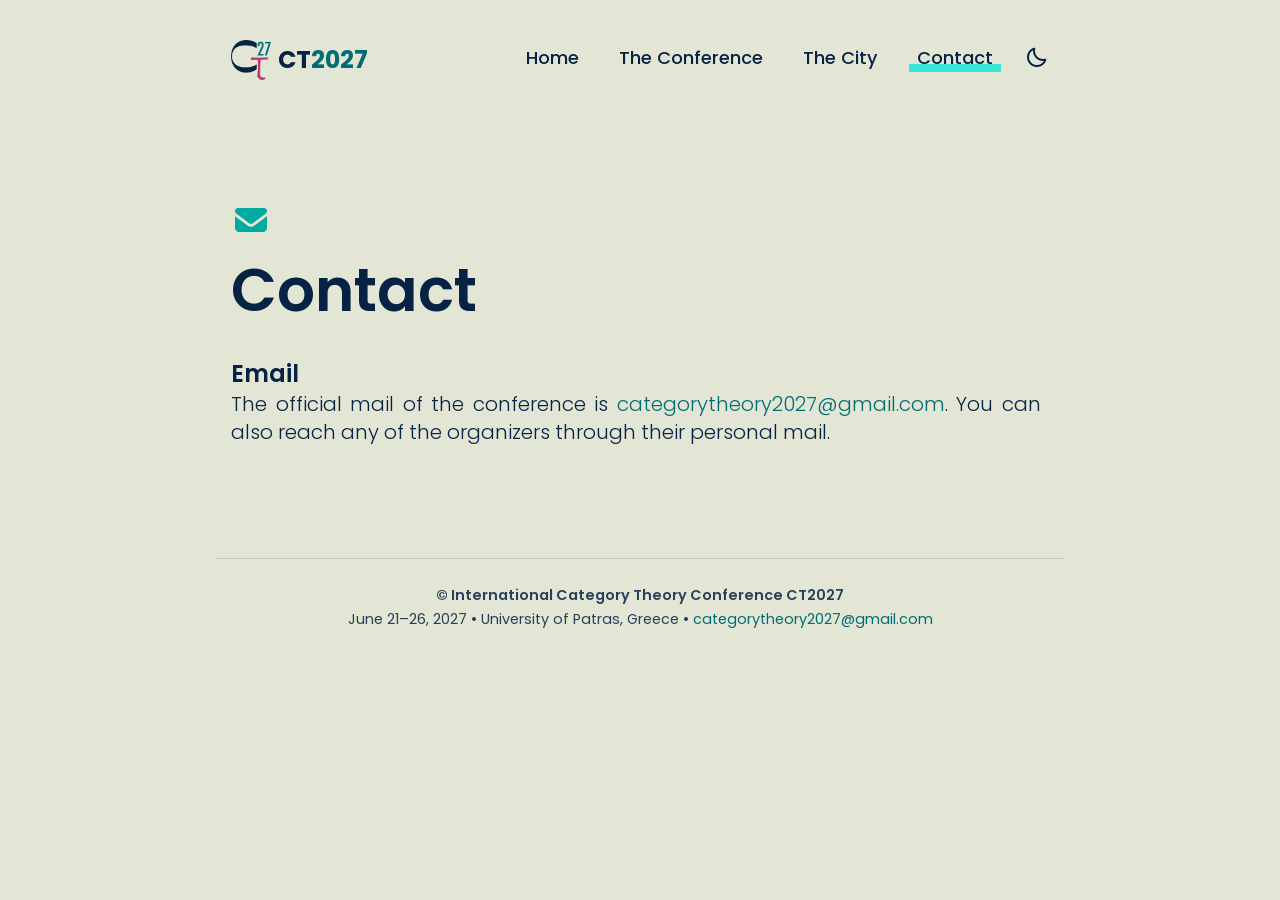
<file: contact.html>
<!DOCTYPE html>
<html lang="en">

<head>
  <meta charset="utf-8" />
  <meta content="width=device-width, initial-scale=1, shrink-to-fit=no" name="viewport" />

  <title>Contact | CT2027</title>

  <meta name="description" content="CT2027 - Contact" />

  <link rel="canonical" href="https://categorytheory2027.github.io/contact.html" />
  <link rel="icon" type="image/png" href="assets/img/logo-512.png" />
  <link rel="apple-touch-icon" href="assets/img/apple-touch-icon.png" />

  <meta property="og:type" content="website" />
  <meta property="og:site_name" content="CT2027" />
  <meta property="og:locale" content="en_US" />
  <meta property="og:title" content="Contact | CT2027" />
  <meta property="og:description" content="CT2027 - Contact" />
  <meta property="og:url" content="https://categorytheory2027.github.io/contact.html" />
  <meta property="og:image" content="https://categorytheory2027.github.io/assets/img/og-image.png" />
  <meta property="og:image:width" content="1200" />
  <meta property="og:image:height" content="630" />
  <meta property="og:image:alt" content="CT2027 logo" />
  <meta name="twitter:card" content="summary_large_image" />
  <meta name="twitter:image" content="https://categorytheory2027.github.io/assets/img/og-image.png" />

  <script>
    // dark mode
    try {
      if (sessionStorage.getItem('theme') === 'dark')
        document.documentElement.classList.add('dark');
    } catch (e) {}
  </script>

  <link crossorigin="anonymous" href="assets/styles/main.min.css" media="screen" rel="stylesheet" />
  <link rel="stylesheet" href="assets/styles/custom.css" />
  <link rel="stylesheet" href="assets/styles/atom-one-dark.min.css" />
  <link rel="stylesheet" href="https://unpkg.com/boxicons@2.0.7/css/boxicons.min.css" />

  <link rel="stylesheet" href="assets/katex/katex.min.css">

  <script src="assets/js/highlight.min.js"></script>
  <script src="assets/js/alpine.js" defer></script>
  <script defer src="assets/katex/katex.min.js"></script>
  <script defer src="assets/katex/contrib/auto-render.min.js" 
    onload="renderMathInElement(document.body, {
      delimiters: [
          {left: '$$', right: '$$', display: true},
          {left: '$', right: '$', display: false}
      ]
    });">
  </script>
  <script>
    hljs.initHighlightingOnLoad();
  </script>
</head>


<body x-data="global()" x-init="themeInit()" :class="isMobileMenuOpen ? 'max-h-screen overflow-hidden relative' : ''"
  class="dark:bg-primary">

  <div id="main">
    <div class="container mx-auto">
      <div class="flex items-center justify-between py-6 lg:py-10">
        <a href="/" class="flex items-center">
          <img src="assets/img/logo-512.png" alt="CT2027 logo" class="site-logo site-logo-light" />
          <img src="assets/img/logo-512-dark.png" alt="CT2027 logo" class="site-logo site-logo-dark" />
          <p class="hidden font-body text-2xl font-bold text-primary dark:text-white lg:block">
            <span class="logo-ct">CT</span><span class="accent">2027</span>
          </p>
        </a>
        <div class="theme-slot flex items-center">

          <button type="button" @click="themeSwitch()" title="Toggle dark mode"
            :aria-label="isDarkMode ? 'Switch to light mode' : 'Switch to dark mode'"
            class="mr-4 text-2xl text-primary transition-colors hover:text-secondary dark:text-white dark:hover:text-secondary">
            <i class="bx" :class="isDarkMode ? 'bx-sun' : 'bx-moon'"></i>
          </button>

          <button type="button" @click="isMobileMenuOpen = true" aria-label="Open menu"
            class="lg:hidden">
            <svg width="24" height="15" xmlns="http://www.w3.org/2000/svg"
              class="fill-current text-primary dark:text-white">
              <g fill-rule="evenodd">
                <rect width="24" height="3" rx="1.5" />
                <rect x="8" y="6" width="16" height="3" rx="1.5" />
                <rect x="4" y="12" width="20" height="3" rx="1.5" />
              </g>
            </svg>
          </button>
        </div>
        <div class="hidden lg:block">
          <ul class="flex items-center">

            <li class="group relative mr-6 mb-1">
              <div
                class="absolute left-0 bottom-0 z-20 h-0 w-full opacity-75 transition-all group-hover:h-2 group-hover:bg-yellow">
              </div>
              <a href="index.html"
                class="relative z-30 block px-2 font-body text-lg font-medium text-primary transition-colors group-hover:text-green dark:text-white dark:group-hover:text-secondary">Home</a>
            </li>

            <li class="group relative mr-6 mb-1">
              <div
                class="absolute left-0 bottom-0 z-20 h-0 w-full opacity-75 transition-all group-hover:h-2 group-hover:bg-yellow">
              </div>
              <a href="conference.html"
                class="relative z-30 block px-2 font-body text-lg font-medium text-primary transition-colors group-hover:text-green dark:text-white dark:group-hover:text-secondary">The
                Conference</a>
            </li>

            <li class="group relative mr-6 mb-1">
              <div
                class="absolute left-0 bottom-0 z-20 h-0 w-full opacity-75 transition-all group-hover:h-2 group-hover:bg-yellow">
              </div>
              <a href="city.html"
                class="relative z-30 block px-2 font-body text-lg font-medium text-primary transition-colors group-hover:text-green dark:text-white dark:group-hover:text-secondary">The
                City</a>
            </li>

            <li class="current group relative mr-6 mb-1">
              <div
                class="absolute left-0 bottom-0 z-20 h-0 w-full opacity-75 transition-all group-hover:h-2 group-hover:bg-yellow">
              </div>
              <a href="contact.html" aria-current="page"
                class="relative z-30 block px-2 font-body text-lg font-medium text-primary transition-colors group-hover:text-green dark:text-white dark:group-hover:text-secondary">Contact</a>
            </li>
          </ul>
        </div>
      </div>
    </div>

    <div
      class="pointer-events-none fixed inset-0 z-50 flex bg-black bg-opacity-80 opacity-0 transition-opacity lg:hidden"
      :class="isMobileMenuOpen ? 'opacity-100 pointer-events-auto' : ''">
      <div class="ml-auto w-2/3 bg-green p-4 md:w-1/3">
        <button type="button" @click="isMobileMenuOpen = false" aria-label="Close menu"
          class="absolute top-0 right-0 mt-4 mr-4 text-4xl text-white">
          <i class="bx bx-x"></i>
        </button>
        <ul class="mt-8 flex flex-col">

          <li class="">
            <a href="index.html" class="mb-3 block px-2 font-body text-lg font-medium text-white">Home</a>
          </li>

          <li class="">
            <a href="conference.html" class="mb-3 block px-2 font-body text-lg font-medium text-white">The
              Conference</a>
          </li>

          <li class="">
            <a href="city.html" class="mb-3 block px-2 font-body text-lg font-medium text-white">The City</a>
          </li>

          <li class="">
            <a href="contact.html" aria-current="page" class="mb-3 block px-2 font-body text-lg font-medium text-white">Contact</a>
          </li>

        </ul>
      </div>
    </div>


    <div>
      <div class="container mx-auto">
        <div class="py-16 lg:py-20">
          <div>
            <img src="assets/img/contact.svg" alt="" class="page-icon">
          </div>
          <h1 class="pt-5 font-body text-4xl font-semibold text-primary dark:text-white md:text-5xl lg:text-6xl">
            Contact
          </h1>

          <h2 class="section-title ml-2 font-body text-2xl font-semibold text-primary dark:text-white"
            id="email">
            Email
          </h2>

          <div class="pr-2 pt-3 sm:pt-0">
            <p class="font-body text-xl font-light text-primary dark:text-white">
              The official mail of the conference is <a class="my-link"
                href="mailto:categorytheory2027@gmail.com">categorytheory2027@gmail.com</a>. You can also reach any of
              the organizers through their personal mail.
            </p>
          </div>

          <!--<h2 class="section-title ml-2 font-body text-2xl font-semibold text-primary dark:text-white"
            id="zulip">
            Zulip Category Theory Server
          </h2>

          <div class="pr-2 pt-3 sm:pt-0">
            <p class="font-body text-xl font-light text-primary dark:text-white">
              There will also be a <a class="my-link" href="">thread on the Zulip Category Theory server about CT2027</a> where
              you can post questions.
            </p>
          </div>-->


          <!--
          <form class="pt-16">
            <div class="flex flex-col sm:flex-row">
              <div class="w-full sm:mr-3 sm:w-1/2">
                <label class="block pb-3 font-body font-medium text-primary dark:text-white">Your Name</label>
                <input type="text" id="name" placeholder="What should I call you?"
                  class="w-full border border-primary bg-grey-lightest px-5 py-4 font-body font-light text-primary placeholder-primary transition-colors focus:border-secondary focus:outline-none focus:ring-2 focus:ring-secondary dark:text-white" />
              </div>
              <div class="w-full pt-6 sm:ml-3 sm:w-1/2 sm:pt-0">
                <label class="block pb-3 font-body font-medium text-primary dark:text-white">Email Address</label>
                <input type="email" id="email" placeholder="Drop that email here…"
                  class="w-full border border-primary bg-grey-lightest px-5 py-4 font-body font-light text-primary placeholder-primary transition-colors focus:border-secondary focus:outline-none focus:ring-2 focus:ring-secondary dark:text-white" />
              </div>
            </div>
            <div class="w-full pt-6 sm:pt-10">
              <label class="block pb-3 font-body font-medium text-primary dark:text-white">Email Address</label>
              <textarea id="message" cols="30" rows="9"
                placeholder="Tell me all the things that you think I need to hear…"
                class="w-full border border-primary bg-grey-lightest px-5 py-4 font-body font-light text-primary placeholder-primary transition-colors focus:border-secondary focus:outline-none focus:ring-2 focus:ring-secondary dark:text-white"></textarea>
            </div>
            <button
              class="mt-10 mb-12 block bg-secondary px-10 py-4 text-center font-body text-xl font-semibold text-white transition-colors hover:bg-green sm:inline-block sm:text-left sm:text-2xl">
              Send Message
            </button>
          </form>-->
        </div>
      </div>
    </div>

    <footer class="site-footer container mx-auto">
      <p class="site-footer-title">&copy; International Category Theory Conference CT2027</p>
      <p>June 21&ndash;26, 2027 &bull; University of Patras, Greece &bull; <a href="mailto:categorytheory2027@gmail.com">categorytheory2027@gmail.com</a></p>
    </footer>

  </div>

  <script src="assets/js/main.js"></script>


</body>

</html>
</file>
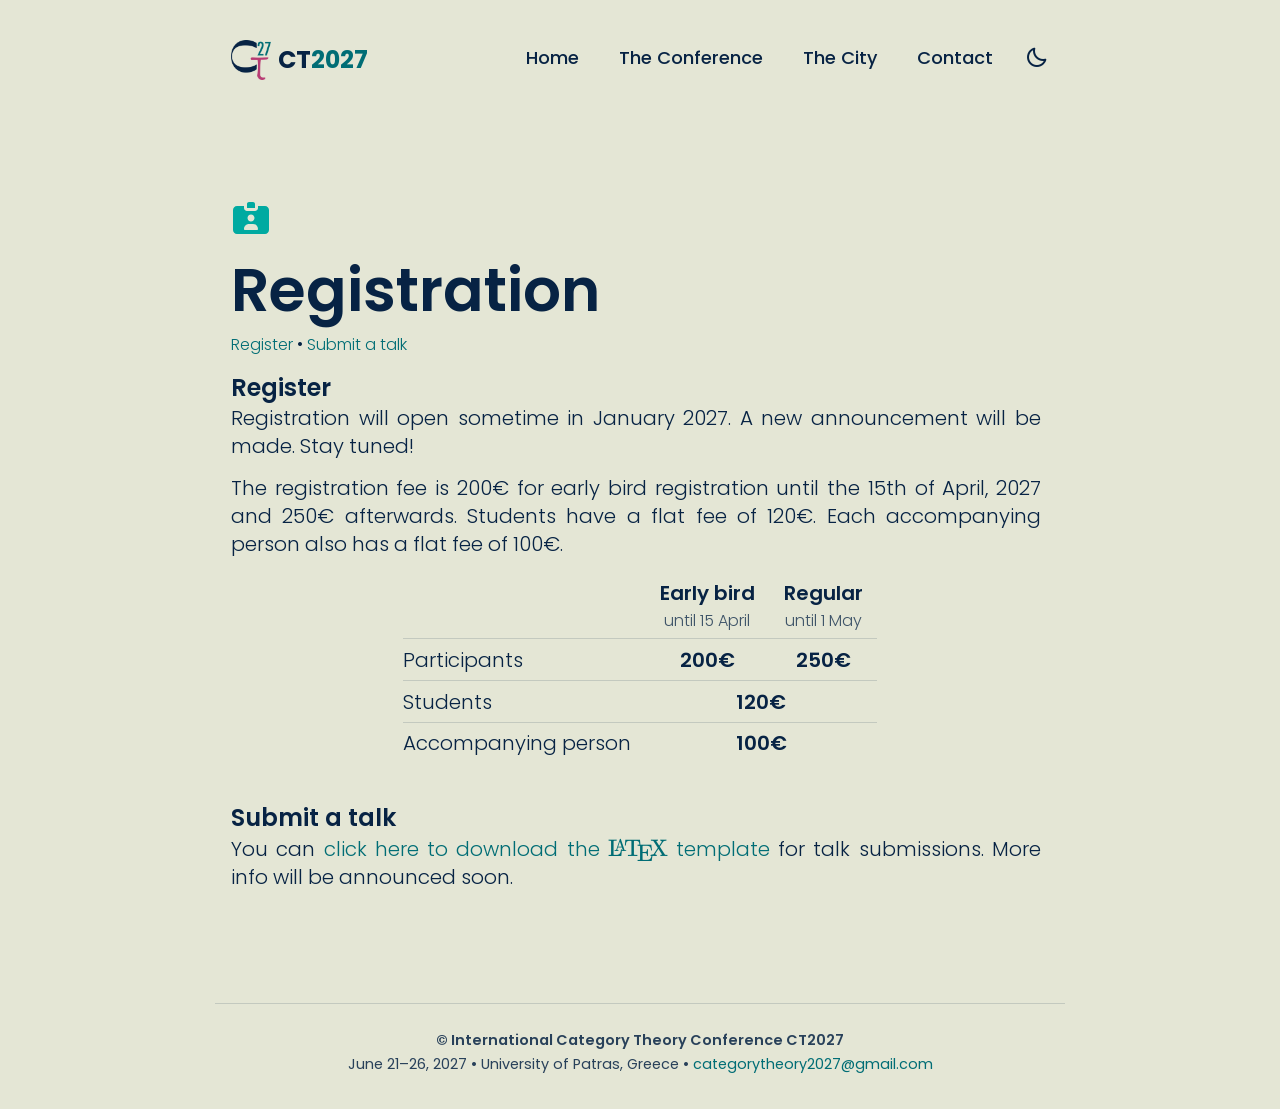
<file: registration.html>
<!DOCTYPE html>
<html lang="en">

<head>
  <meta charset="utf-8" />
  <meta content="width=device-width, initial-scale=1, shrink-to-fit=no" name="viewport" />

  <title>Registration | CT2027</title>

  <meta name="description" content="CT2027 - Registration and talk submission" />

  <link rel="canonical" href="https://categorytheory2027.github.io/registration.html" />
  <link rel="icon" type="image/png" href="assets/img/logo-512.png" />
  <link rel="apple-touch-icon" href="assets/img/apple-touch-icon.png" />

  <meta property="og:type" content="website" />
  <meta property="og:site_name" content="CT2027" />
  <meta property="og:locale" content="en_US" />
  <meta property="og:title" content="Registration | CT2027" />
  <meta property="og:description" content="CT2027 - Registration and talk submission" />
  <meta property="og:url" content="https://categorytheory2027.github.io/registration.html" />
  <meta property="og:image" content="https://categorytheory2027.github.io/assets/img/og-image.png" />
  <meta property="og:image:width" content="1200" />
  <meta property="og:image:height" content="630" />
  <meta property="og:image:alt" content="CT2027 logo" />
  <meta name="twitter:card" content="summary_large_image" />
  <meta name="twitter:image" content="https://categorytheory2027.github.io/assets/img/og-image.png" />

  <script>
    // dark mode
    try {
      if (sessionStorage.getItem('theme') === 'dark')
        document.documentElement.classList.add('dark');
    } catch (e) {}
  </script>

  <link crossorigin="anonymous" href="assets/styles/main.min.css" media="screen" rel="stylesheet" />
  <link rel="stylesheet" href="assets/styles/custom.css" />
  <link rel="stylesheet" href="assets/styles/atom-one-dark.min.css" />
  <link rel="stylesheet" href="https://unpkg.com/boxicons@2.0.7/css/boxicons.min.css" />

  <link rel="stylesheet" href="assets/katex/katex.min.css">

  <script src="assets/js/highlight.min.js"></script>
  <script src="assets/js/alpine.js" defer></script>
  <script defer src="assets/katex/katex.min.js"></script>
  <script defer src="assets/katex/contrib/auto-render.min.js" 
    onload="renderMathInElement(document.body, {
      delimiters: [
          {left: '$$', right: '$$', display: true},
          {left: '$', right: '$', display: false},
          {left: '\\(', right: '\\)', display: false}
      ]
    });">
  </script>
  <script>
    hljs.initHighlightingOnLoad();
  </script>
</head>


<body x-data="global()" x-init="themeInit()" :class="isMobileMenuOpen ? 'max-h-screen overflow-hidden relative' : ''"
  class="dark:bg-primary">

  <div id="main">
    <div class="container mx-auto">
      <div class="flex items-center justify-between py-6 lg:py-10">
        <a href="/" class="flex items-center">
          <img src="assets/img/logo-512.png" alt="CT2027 logo" class="site-logo site-logo-light" />
          <img src="assets/img/logo-512-dark.png" alt="CT2027 logo" class="site-logo site-logo-dark" />
          <p class="hidden font-body text-2xl font-bold text-primary dark:text-white lg:block">
            <span class="logo-ct">CT</span><span class="accent">2027</span>
          </p>
        </a>
        <div class="theme-slot flex items-center">

          <button type="button" @click="themeSwitch()" title="Toggle dark mode"
            :aria-label="isDarkMode ? 'Switch to light mode' : 'Switch to dark mode'"
            class="mr-4 text-2xl text-primary transition-colors hover:text-secondary dark:text-white dark:hover:text-secondary">
            <i class="bx" :class="isDarkMode ? 'bx-sun' : 'bx-moon'"></i>
          </button>

          <button type="button" @click="isMobileMenuOpen = true" aria-label="Open menu"
            class="lg:hidden">
            <svg width="24" height="15" xmlns="http://www.w3.org/2000/svg"
              class="fill-current text-primary dark:text-white">
              <g fill-rule="evenodd">
                <rect width="24" height="3" rx="1.5" />
                <rect x="8" y="6" width="16" height="3" rx="1.5" />
                <rect x="4" y="12" width="20" height="3" rx="1.5" />
              </g>
            </svg>
          </button>
        </div>
        <div class="hidden lg:block">
          <ul class="flex items-center">

            <li class="group relative mr-6 mb-1">
              <div
                class="absolute left-0 bottom-0 z-20 h-0 w-full opacity-75 transition-all group-hover:h-2 group-hover:bg-yellow">
              </div>
              <a href="index.html"
                class="relative z-30 block px-2 font-body text-lg font-medium text-primary transition-colors group-hover:text-green dark:text-white dark:group-hover:text-secondary">Home</a>
            </li>

            <li class="group relative mr-6 mb-1">
              <div
                class="absolute left-0 bottom-0 z-20 h-0 w-full opacity-75 transition-all group-hover:h-2 group-hover:bg-yellow">
              </div>
              <a href="conference.html"
                class="relative z-30 block px-2 font-body text-lg font-medium text-primary transition-colors group-hover:text-green dark:text-white dark:group-hover:text-secondary">The
                Conference</a>
            </li>

            <li class="group relative mr-6 mb-1">
              <div
                class="absolute left-0 bottom-0 z-20 h-0 w-full opacity-75 transition-all group-hover:h-2 group-hover:bg-yellow">
              </div>
              <a href="city.html"
                class="relative z-30 block px-2 font-body text-lg font-medium text-primary transition-colors group-hover:text-green dark:text-white dark:group-hover:text-secondary">The
                City</a>
            </li>

            <li class="group relative mr-6 mb-1">
              <div
                class="absolute left-0 bottom-0 z-20 h-0 w-full opacity-75 transition-all group-hover:h-2 group-hover:bg-yellow">
              </div>
              <a href="contact.html"
                class="relative z-30 block px-2 font-body text-lg font-medium text-primary transition-colors group-hover:text-green dark:text-white dark:group-hover:text-secondary">Contact</a>
            </li>
          </ul>
        </div>
      </div>
    </div>

    <div
      class="pointer-events-none fixed inset-0 z-50 flex bg-black bg-opacity-80 opacity-0 transition-opacity lg:hidden"
      :class="isMobileMenuOpen ? 'opacity-100 pointer-events-auto' : ''">
      <div class="ml-auto w-2/3 bg-green p-4 md:w-1/3">
        <button type="button" @click="isMobileMenuOpen = false" aria-label="Close menu"
          class="absolute top-0 right-0 mt-4 mr-4 text-4xl text-white">
          <i class="bx bx-x"></i>
        </button>
        <ul class="mt-8 flex flex-col">

          <li class="">
            <a href="index.html" class="mb-3 block px-2 font-body text-lg font-medium text-white">Home</a>
          </li>

          <li class="">
            <a href="conference.html" class="mb-3 block px-2 font-body text-lg font-medium text-white">The
              Conference</a>
          </li>

          <li class="">
            <a href="city.html" class="mb-3 block px-2 font-body text-lg font-medium text-white">The City</a>
          </li>

          <li class="">
            <a href="contact.html" class="mb-3 block px-2 font-body text-lg font-medium text-white">Contact</a>
          </li>

        </ul>
      </div>
    </div>


    <div>
      <div class="container mx-auto">
        <div class="py-16 lg:py-20">
          <div>
            <img src="assets/img/register.svg" alt="" class="page-icon">
          </div>
          <h1
            class="pt-5 font-body text-4xl font-semibold text-primary dark:text-white md:text-5xl lg:text-6xl flex items-baseline justify-between w-full">
            <span>Registration</span>
          </h1>

          <p style="margin-top: .35cm; margin-bottom: -.6cm;" class="font-body font-light text-primary dark:text-white">
            <a class="my-link" href="registration.html#register">Register</a> &bull;
            <a class="my-link" href="registration.html#submit">Submit a talk</a>
          </p>

          <h2 class="section-title ml-2 font-body text-2xl font-semibold text-primary dark:text-white"
            id="register">
            Register
          </h2>

          <div class="pr-2 pt-3 sm:pt-0">
            <p class="font-body text-xl font-light text-primary dark:text-white">
              Registration will open sometime in January 2027. A new announcement will be made. Stay tuned!<!--
              <span style="display: block; margin-left: 1cm; margin-top: .25cm;">
                1. Fill out <a class="my-link" target="_blank" rel="noopener" href="https://forms.gle/SboVYtCEG9Mhr6j69">this form <img src="assets/img/form.svg" style="width: auto; height: 20pt;display: inline; vertical-align: bottom;"></a>.
              </span>
              <span style="display: block; margin-left: 1cm; margin-top: .25cm;">
                2. Pay the fee according to the next table. The fee covers coffee breaks and lunches, the excursion and
                the conference dinner.
              </span>
              <span style="display: block; margin-left: 1cm; margin-top: .25cm;">
                3. Send us an email.
              </span>-->
            </p>
          </div>

          <div class="pr-2 pt-3 sm:pt-0" style="margin-top: 10pt;">
            <p class="font-body text-xl font-light text-primary dark:text-white">
              The registration fee is 200&euro; for early bird registration until the 15th of April, 2027 and 250&euro; afterwards. Students have a flat fee of 120&euro;. Each accompanying person also has a flat fee of 100&euro;.
            </p>
          </div>

          <div class="font-body text-xl font-light text-primary dark:text-white" style="margin-top: 1rem;">
            <table class="fees">
              <tr>
                <th></th>
                <th>Early bird<br><span class="fees-note">until 15 April</span></th>
                <th>Regular<br><span class="fees-note">until 1 May</span></th>
              </tr>
              <tr>
                <td>Participants</td>
                <td>200&euro;</td>
                <td>250&euro;</td>
              </tr>
              <tr>
                <td>Students</td>
                <td colspan="2">120&euro;</td>
              </tr>
              <tr>
                <td>Accompanying person</td>
                <td colspan="2">100&euro;</td>
              </tr>
            </table>
          </div>

          <h2 class="section-title ml-2 font-body text-2xl font-semibold text-primary dark:text-white"
            id="submit">
            Submit a talk
          </h2>

          <div class="pr-2 pt-3 sm:pt-0">
            <p class="font-body text-xl font-light text-primary dark:text-white">
              You can <a class="my-link" href="/files/ct27_template.tex">click here to download the $\LaTeX$ template</a> for talk submissions. More info will be announced soon. 
            </p>
          </div>



        </div>
      </div>
    </div>

    <footer class="site-footer container mx-auto">
      <p class="site-footer-title">&copy; International Category Theory Conference CT2027</p>
      <p>June 21&ndash;26, 2027 &bull; University of Patras, Greece &bull; <a href="mailto:categorytheory2027@gmail.com">categorytheory2027@gmail.com</a></p>
    </footer>

  </div>

  <script src="assets/js/main.js"></script>


</body>

</html>
</file>
<file: assets/styles/custom.css>
/* CT2027 site styles (loaded after main.min.css) */

/* links */
a {
    color: #006d75;
}

:where(.dark) a {
    color: #00aaa1;
}

.accent {
    color: #006d75;
}

.dark .accent {
    color: #00aaa1;
}

.logo-ct {
    margin-left: 5pt;
}

.site-logo {
    width: auto;
    height: 40px;
}

.site-logo-dark,
.dark .site-logo-light {
    display: none;
}

.dark .site-logo-dark {
    display: block;
}

.section-title {
    margin-top: 1cm;
}

.subsection-title {
    margin-top: .6cm;
}

.hotel-list {
    list-style: disc;
    padding-left: 1.5rem;
}

.hotel-list li {
    padding: 0.3rem 0;
}

.page-icon {
    width: auto;
    height: 40px;
}

.sponsor-logo {
    display: inline-block;
    margin: 0.5cm;
}

/* invited speakers */
.speakers,
.speakers tr,
.speakers td {
    display: block;
    width: 100%;
}

.speakers tbody {
    display: grid;
    grid-template-columns: 1fr;
    gap: 0.75rem;
}

@media (min-width: 768px) {
    .speakers tbody {
        grid-template-columns: repeat(2, minmax(0, 1fr));
        gap: 1rem 2.5rem;
    }
}

.speakers td + td {
    padding-left: 8pt;
    font-size: 1rem;
    opacity: 0.8;
}

/* committees */
.committees {
    display: grid;
    grid-template-columns: repeat(2, minmax(0, 1fr));
    gap: 1.5rem;
    margin: 3rem 0;
}

@media (max-width: 767px) {
    .committees {
        grid-template-columns: 1fr;
    }
}

.committee-card h3 {
    font-size: 0.875rem;
    font-weight: 600;
    letter-spacing: 0.08em;
    text-transform: uppercase;
    color: #006d75;
}

.committee-card h3::after {
    content: "";
    display: block;
    width: 2.5rem;
    height: 3px;
    margin: 0.5rem 0 0.9rem;
    border-radius: 2px;
    background-color: #00aaa1;
}

.dark .committee-card h3 {
    color: #00aaa1;
}

.committee-card li {
    padding: 0.3rem 0;
}

.chair-badge {
    display: inline-block;
    margin-left: 0.4rem;
    padding: 0 0.55rem;
    border-radius: 9999px;
    font-size: 0.75rem;
    font-weight: 600;
    line-height: 1.4rem;
    vertical-align: middle;
    color: #fff;
    background-color: #007c85;
}

/* slideshow */
.slideshow {
    position: relative;
    margin: 1.5rem auto 0;
}

.slideshow-frame {
    position: relative;
    overflow: hidden;
    aspect-ratio: 3 / 2;
    border-radius: 0.5rem;
    background-color: rgba(7, 35, 68, 0.07);
}

.dark .slideshow-frame {
    background-color: rgba(255, 255, 255, 0.07);
}

.slideshow-track {
    display: flex;
    height: 100%;
    transition: transform 0.6s ease;
}

.slideshow-track img {
    flex: 0 0 100%;
    width: 100%;
    height: 100%;
    object-fit: contain;
}

.slideshow-arrow {
    position: absolute;
    top: 50%;
    transform: translateY(-50%);
    width: 2.5rem;
    height: 2.5rem;
    border-radius: 50%;
    display: flex;
    align-items: center;
    justify-content: center;
    font-size: 1.75rem;
    color: #fff;
    background-color: rgba(7, 35, 68, 0.55);
    transition: background-color 0.2s;
}

.slideshow-arrow:hover {
    background-color: #00aaa1;
}

.slideshow-prev {
    left: 0.75rem;
}

.slideshow-next {
    right: 0.75rem;
}

.slideshow-dots {
    display: flex;
    flex-wrap: wrap;
    justify-content: center;
    gap: 0.4rem;
    margin-top: 0.75rem;
}

.slideshow-dots button {
    width: 0.6rem;
    height: 0.6rem;
    border-radius: 50%;
    background-color: rgba(7, 35, 68, 0.25);
}

.dark .slideshow-dots button {
    background-color: rgba(255, 255, 255, 0.3);
}

.slideshow-dots button.active,
.dark .slideshow-dots button.active {
    background-color: #00aaa1;
}

@media (prefers-reduced-motion: reduce) {
    .slideshow-track {
        transition: none;
    }
}

/* buttons */
.cta-buttons {
    display: flex;
    flex-wrap: wrap;
    gap: 0.75rem;
    margin-top: 3rem;
}

.cta-buttons a {
    background-color: #007c85;
}

/* important dates */
.dates {
    width: auto;
    margin: 0 auto;
    text-align: left;
}

.dates td {
    white-space: nowrap;
    padding-top: .4rem;
    padding-bottom: .4rem;
}

.dates td:first-child {
    padding-right: 1.5rem;
}

.dates td + td {
    font-weight: 600;
}

.dates tr:not(:last-child) td {
    border-bottom: 1px solid rgba(7, 35, 68, 0.15);
}

.dark .dates tr:not(:last-child) td {
    border-bottom-color: rgba(255, 255, 255, 0.2);
}

.dates tr.past {
    opacity: .5;
}

.dates tr.past td + td {
    text-decoration: line-through;
}

/* registration fees */
.fees {
    width: auto;
    margin: 0 auto;
    border-collapse: collapse;
}

.fees th,
.fees td {
    padding: .4rem .9rem;
    text-align: center;
}

.fees th {
    font-weight: 600;
    line-height: 1.3;
    vertical-align: bottom;
}

.fees td:first-child {
    text-align: left;
    padding-left: 0;
}

.fees td + td {
    font-weight: 600;
}

.fees-note {
    font-size: .8em;
    font-weight: 300;
    opacity: .75;
}

.fees tr:not(:last-child) th,
.fees tr:not(:last-child) td {
    border-bottom: 1px solid rgba(7, 35, 68, 0.15);
}

.dark .fees tr:not(:last-child) th,
.dark .fees tr:not(:last-child) td {
    border-bottom-color: rgba(255, 255, 255, 0.2);
}

/* phones */
@media (max-width: 639px) {
    .fees {
        font-size: min(1.125rem, 3.6vw);
    }

    .fees th,
    .fees td {
        padding-left: .5rem;
        padding-right: .5rem;
    }

    p {
        text-align: left;
    }

    .text-xl {
        font-size: 1.125rem;
        line-height: 1.75rem;
    }

    .cta-buttons a {
        flex: 1 1 10rem;
        padding-left: 1rem;
        padding-right: 1rem;
    }

    .dates {
        font-size: min(1.125rem, 3.3vw);
        line-height: 1.8;
    }

    .dates td:first-child {
        padding-right: .75rem;
    }
}

/* footer */
.site-footer {
    margin-top: 2rem;
    padding-top: 1.5rem;
    padding-bottom: 2rem;
    border-top: 1px solid rgba(7, 35, 68, 0.15);
    font-size: 0.9rem;
    line-height: 1.7;
    color: rgba(7, 35, 68, 0.85);
}

.dark .site-footer {
    border-top-color: rgba(255, 255, 255, 0.15);
    color: rgba(255, 255, 255, 0.85);
}

.site-footer p {
    text-align: center;
}

.site-footer-title {
    font-weight: 600;
}

/* current page in the nav */
.current > div {
    height: 0.5rem;
    background-color: #00E5D4;
}

.bg-green a[aria-current="page"] {
    text-decoration: underline;
    text-underline-offset: 6px;
}

/* dark mode */
.dark body {
    color: #fff;
}

.dark a:hover {
    color: #cceeec;
}

.dark a#register:hover {
    background-color: #fff;
    color: #072344;
}

.dark .border-grey-lighter {
    border-color: #cceeec;
}

.dark .sponsor-logo {
    background-color: #fff;
    padding: 0.5rem 1rem;
    border-radius: 0.5rem;
}

.fill-current {
    fill: currentColor;
}

/* header: theme button after the nav on desktop */
@media (min-width: 1024px) {
    .theme-slot {
        order: 3;
    }

    .theme-slot + div {
        margin-left: auto;
    }

    .theme-slot > button:first-child {
        margin-right: 0;
    }
}
</file>
<file: assets/styles/main.min.css>
@font-face {
  font-display: swap; 
  font-family: 'Poppins';
  font-style: normal;
  font-weight: 300;
  src: url('../fonts/poppins-v24-latin-300.woff2') format('woff2'); 
}

@font-face {
  font-display: swap; 
  font-family: 'Poppins';
  font-style: italic;
  font-weight: 300;
  src: url('../fonts/poppins-v24-latin-300italic.woff2') format('woff2');
}

@font-face {
  font-display: swap; 
  font-family: 'Poppins';
  font-style: normal;
  font-weight: 400;
  src: url('../fonts/poppins-v24-latin-regular.woff2') format('woff2');
}

@font-face {
  font-display: swap; 
  font-family: 'Poppins';
  font-style: italic;
  font-weight: 400;
  src: url('../fonts/poppins-v24-latin-italic.woff2') format('woff2'); 
}

@font-face {
  font-display: swap; 
  font-family: 'Poppins';
  font-style: normal;
  font-weight: 500;
  src: url('../fonts/poppins-v24-latin-500.woff2') format('woff2'); 
}

@font-face {
  font-display: swap; 
  font-family: 'Poppins';
  font-style: italic;
  font-weight: 500;
  src: url('../fonts/poppins-v24-latin-500italic.woff2') format('woff2'); 
}

@font-face {
  font-display: swap; 
  font-family: 'Poppins';
  font-style: normal;
  font-weight: 600;
  src: url('../fonts/poppins-v24-latin-600.woff2') format('woff2'); 
}

@font-face {
  font-display: swap;
  font-family: 'Poppins';
  font-style: italic;
  font-weight: 600;
  src: url('../fonts/poppins-v24-latin-600italic.woff2') format('woff2');
}

@font-face {
  font-display: swap;
  font-family: 'Poppins';
  font-style: normal;
  font-weight: 700;
  src: url('../fonts/poppins-v24-latin-700.woff2') format('woff2');
}

@font-face {
  font-display: swap;
  font-family: 'Poppins';
  font-style: italic;
  font-weight: 700;
  src: url('../fonts/poppins-v24-latin-700italic.woff2') format('woff2');
}

@font-face {
  font-display: swap;
  font-family: 'Poppins';
  font-style: normal;
  font-weight: 800;
  src: url('../fonts/poppins-v24-latin-800.woff2') format('woff2');
}

@font-face {
  font-display: swap;
  font-family: 'Poppins';
  font-style: italic;
  font-weight: 800;
  src: url('../fonts/poppins-v24-latin-800italic.woff2') format('woff2');
}

@font-face {
  font-display: swap;
  font-family: 'Poppins';
  font-style: normal;
  font-weight: 900;
  src: url('../fonts/poppins-v24-latin-900.woff2') format('woff2');
}

@font-face {
  font-display: swap;
  font-family: 'Poppins';
  font-style: italic;
  font-weight: 900;
  src: url('../fonts/poppins-v24-latin-900italic.woff2') format('woff2');
}


/*! tailwindcss v3.0.23 | MIT License | https://tailwindcss.com*/
*,
:after,
:before {
    border: 0 solid;
    -webkit-box-sizing: border-box;
    box-sizing: border-box
}

:after,
:before {
    --tw-content: ""
}

html {
    -webkit-text-size-adjust: 100%;
    font-family: ui-sans-serif, system-ui, -apple-system, BlinkMacSystemFont, Segoe UI, Roboto, Helvetica Neue, Arial, Noto Sans, sans-serif, Apple Color Emoji, Segoe UI Emoji, Segoe UI Symbol, Noto Color Emoji;
    line-height: 1.5;
    -moz-tab-size: 4;
    -o-tab-size: 4;
    tab-size: 4;
    scroll-behavior: smooth;
}

body {
    line-height: inherit;
    margin: 0;
    background-color: rgb(228, 230, 213);
}

hr {
    border-top-width: 1px;
    color: inherit;
    height: 0
}

abbr:where([title]) {
    -webkit-text-decoration: underline dotted;
    text-decoration: underline dotted
}

h1,
h2,
h3,
h4,
h5,
h6 {
    font-size: inherit;
    font-weight: inherit
}

p {
    text-align: justify;
}

a {
    color: #00aaa1;
    text-decoration: none;
}

a:hover {
    transition: 0.25s;
    color: #072371;
}

a#register:hover {
    color: #00aaa1;
    transition: 400ms;
    background-color: #072344;
}

.my-link {
  text-decoration: none;
  display: inline;
  background-image: linear-gradient(#00aaa1, #00aaa1);
  background-repeat: no-repeat;
  background-position: left bottom;
  background-size: 0% 2px;
  transition: none; 
}

.my-link:hover {
  background-size: 100% 2px; 
  transition: background-size 0.25s ease-out;
}

.cooltitle {
  display: inline-block;
  padding: 8px 8px;
  margin-left: -5pt;
  background: #00aaa1;
  color: #072344;
  border-radius: 25px;
}

b,
strong {
    font-weight: bolder
}

code,
kbd,
pre,
samp {
    font-family: ui-monospace, SFMono-Regular, Menlo, Monaco, Consolas, Liberation Mono, Courier New, monospace;
    font-size: 1em
}

small {
    font-size: 80%
}

sub,
sup {
    font-size: 75%;
    line-height: 0;
    position: relative;
    vertical-align: baseline
}

sub {
    bottom: -.25em
}

sup {
    top: -.5em
}

table {
    border-collapse: collapse;
    border-color: inherit;
    text-indent: 0
}

button,
input,
optgroup,
select,
textarea {
    color: inherit;
    font-family: inherit;
    font-size: 100%;
    line-height: inherit;
    margin: 0;
    padding: 0
}

button,
select {
    text-transform: none
}

[type=button],
[type=reset],
[type=submit],
button {
    /*-webkit-appearance: button;*/
    background-color: transparent;
    background-image: none
}

:-moz-focusring {
    outline: auto
}

:-moz-ui-invalid {
    box-shadow: none
}

progress {
    vertical-align: baseline
}

::-webkit-inner-spin-button,
::-webkit-outer-spin-button {
    height: auto
}

[type=search] {
    /*-webkit-appearance: textfield;*/
    outline-offset: -2px
}

::-webkit-search-decoration {
    -webkit-appearance: none
}

::-webkit-file-upload-button {
    -webkit-appearance: button;
    font: inherit
}

summary {
    display: list-item
}

blockquote,
dd,
dl,
figure,
h1,
h2,
h3,
h4,
h5,
h6,
hr,
p,
pre {
    margin: 0
}

fieldset {
    margin: 0
}

fieldset,
legend {
    padding: 0
}

menu,
ol,
ul {
    list-style: none;
    margin: 0;
    padding: 0
}

textarea {
    resize: vertical
}

input::-webkit-input-placeholder,
textarea::-webkit-input-placeholder {
    color: #9ca3af;
    opacity: 1
}

input::-moz-placeholder,
textarea::-moz-placeholder {
    color: #9ca3af;
    opacity: 1
}

input:-ms-input-placeholder,
textarea:-ms-input-placeholder {
    color: #9ca3af;
    opacity: 1
}

input::-ms-input-placeholder,
textarea::-ms-input-placeholder {
    color: #9ca3af;
    opacity: 1
}

input::placeholder,
textarea::placeholder {
    color: #9ca3af;
    opacity: 1
}

[role=button],
button {
    cursor: pointer
}

:disabled {
    cursor: default
}

audio,
canvas,
embed,
iframe,
img,
object,
svg,
video {
    display: block;
    /*vertical-align: middle*/
}

img,
video {
    height: auto;
    max-width: 100%
}

[hidden] {
    display: none
}

[multiple],
[type=date],
[type=datetime-local],
[type=email],
[type=month],
[type=number],
[type=password],
[type=search],
[type=tel],
[type=text],
[type=time],
[type=url],
[type=week],
select,
textarea {
    --tw-shadow: 0 0 #0000;
    -webkit-appearance: none;
    -moz-appearance: none;
    appearance: none;
    background-color: #fff;
    border-color: #6b7280;
    border-radius: 0;
    border-width: 1px;
    font-size: 1rem;
    line-height: 1.5rem;
    padding: .5rem .75rem
}

[multiple]:focus,
[type=date]:focus,
[type=datetime-local]:focus,
[type=email]:focus,
[type=month]:focus,
[type=number]:focus,
[type=password]:focus,
[type=search]:focus,
[type=tel]:focus,
[type=text]:focus,
[type=time]:focus,
[type=url]:focus,
[type=week]:focus,
select:focus,
textarea:focus {
    --tw-ring-inset: var(--tw-empty,
            /*!*/
            /*!*/
        );
    --tw-ring-offset-width: 0px;
    --tw-ring-offset-color: #fff;
    --tw-ring-color: #2563eb;
    --tw-ring-offset-shadow: var(--tw-ring-inset) 0 0 0 var(--tw-ring-offset-width) var(--tw-ring-offset-color);
    --tw-ring-shadow: var(--tw-ring-inset) 0 0 0 calc(1px + var(--tw-ring-offset-width)) var(--tw-ring-color);
    border-color: #2563eb;
    -webkit-box-shadow: var(--tw-ring-offset-shadow), var(--tw-ring-shadow), var(--tw-shadow);
    box-shadow: var(--tw-ring-offset-shadow), var(--tw-ring-shadow), var(--tw-shadow);
    outline: 2px solid transparent;
    outline-offset: 2px
}

input::-webkit-input-placeholder,
textarea::-webkit-input-placeholder {
    color: #6b7280;
    opacity: 1
}

input::-moz-placeholder,
textarea::-moz-placeholder {
    color: #6b7280;
    opacity: 1
}

input:-ms-input-placeholder,
textarea:-ms-input-placeholder {
    color: #6b7280;
    opacity: 1
}

input::-ms-input-placeholder,
textarea::-ms-input-placeholder {
    color: #6b7280;
    opacity: 1
}

input::placeholder,
textarea::placeholder {
    color: #6b7280;
    opacity: 1
}

::-webkit-datetime-edit-fields-wrapper {
    padding: 0
}

::-webkit-date-and-time-value {
    min-height: 1.5em
}

/*select {
    -webkit-print-color-adjust: exact;
    background-image: url("data:image/svg+xml;charset=utf-8,%3Csvg xmlns='http://www.w3.org/2000/svg' fill='none' viewBox='0 0 20 20'%3E%3Cpath stroke='%236b7280' stroke-linecap='round' stroke-linejoin='round' stroke-width='1.5' d='m6 8 4 4 4-4'/%3E%3C/svg%3E");
    background-position: right .5rem center;
    background-repeat: no-repeat;
    background-size: 1.5em 1.5em;
    color-adjust: exact;
    padding-right: 2.5rem
}

[multiple] {
    -webkit-print-color-adjust: unset;
    background-image: none;
    background-position: 0 0;
    background-repeat: unset;
    background-size: initial;
    color-adjust: unset;
    padding-right: .75rem
}

[type=checkbox],
[type=radio] {
    -webkit-print-color-adjust: exact;
    -ms-flex-negative: 0;
    --tw-shadow: 0 0 #0000;
    -webkit-appearance: none;
    -moz-appearance: none;
    appearance: none;
    background-color: #fff;
    background-origin: border-box;
    border-color: #6b7280;
    border-width: 1px;
    color: #2563eb;
    color-adjust: exact;
    display: inline-block;
    flex-shrink: 0;
    height: 1rem;
    padding: 0;
    -webkit-user-select: none;
    -moz-user-select: none;
    -ms-user-select: none;
    user-select: none;
    vertical-align: middle;
    width: 1rem
}*/

[type=checkbox] {
    border-radius: 0
}

[type=radio] {
    border-radius: 100%
}

[type=checkbox]:focus,
[type=radio]:focus {
    --tw-ring-inset: var(--tw-empty,
            /*!*/
            /*!*/
        );
    --tw-ring-offset-width: 2px;
    --tw-ring-offset-color: #fff;
    --tw-ring-color: #2563eb;
    --tw-ring-offset-shadow: var(--tw-ring-inset) 0 0 0 var(--tw-ring-offset-width) var(--tw-ring-offset-color);
    --tw-ring-shadow: var(--tw-ring-inset) 0 0 0 calc(2px + var(--tw-ring-offset-width)) var(--tw-ring-color);
    -webkit-box-shadow: var(--tw-ring-offset-shadow), var(--tw-ring-shadow), var(--tw-shadow);
    box-shadow: var(--tw-ring-offset-shadow), var(--tw-ring-shadow), var(--tw-shadow);
    outline: 2px solid transparent;
    outline-offset: 2px
}

[type=checkbox]:checked,
[type=radio]:checked {
    background-color: currentColor;
    background-position: 50%;
    background-repeat: no-repeat;
    background-size: 100% 100%;
    border-color: transparent

}

[type=checkbox]:checked {
    background-image: url("data:image/svg+xml;charset=utf-8,%3Csvg viewBox='0 0 16 16' fill='%23fff' xmlns='http://www.w3.org/2000/svg'%3E%3Cpath d='M12.207 4.793a1 1 0 0 1 0 1.414l-5 5a1 1 0 0 1-1.414 0l-2-2a1 1 0 0 1 1.414-1.414L6.5 9.086l4.293-4.293a1 1 0 0 1 1.414 0z'/%3E%3C/svg%3E")
}

[type=radio]:checked {
    background-image: url("data:image/svg+xml;charset=utf-8,%3Csvg viewBox='0 0 16 16' fill='%23fff' xmlns='http://www.w3.org/2000/svg'%3E%3Ccircle cx='8' cy='8' r='3'/%3E%3C/svg%3E")
}

[type=checkbox]:checked:focus,
[type=checkbox]:checked:hover,
[type=radio]:checked:focus,
[type=radio]:checked:hover {
    background-color: currentColor;
    border-color: transparent
}

[type=checkbox]:indeterminate {
    background-color: currentColor;
    background-image: url("data:image/svg+xml;charset=utf-8,%3Csvg xmlns='http://www.w3.org/2000/svg' fill='none' viewBox='0 0 16 16'%3E%3Cpath stroke='%23fff' stroke-linecap='round' stroke-linejoin='round' stroke-width='2' d='M4 8h8'/%3E%3C/svg%3E");
    background-position: 50%;
    background-repeat: no-repeat;
    background-size: 100% 100%;
    border-color: transparent
}

[type=checkbox]:indeterminate:focus,
[type=checkbox]:indeterminate:hover {
    background-color: currentColor;
    border-color: transparent
}

[type=file] {
    background: unset;
    border-color: inherit;
    border-radius: 0;
    border-width: 0;
    font-size: unset;
    line-height: inherit;
    padding: 0
}

[type=file]:focus {
    outline: 1px auto -webkit-focus-ring-color
}

*,
:after,
:before {
    --tw-translate-x: 0;
    --tw-translate-y: 0;
    --tw-rotate: 0;
    --tw-skew-x: 0;
    --tw-skew-y: 0;
    --tw-scale-x: 1;
    --tw-scale-y: 1;
    --tw-pan-x: ;
    --tw-pan-y: ;
    --tw-pinch-zoom: ;
    --tw-scroll-snap-strictness: proximity;
    --tw-ordinal: ;
    --tw-slashed-zero: ;
    --tw-numeric-figure: ;
    --tw-numeric-spacing: ;
    --tw-numeric-fraction: ;
    --tw-ring-inset: ;
    --tw-ring-offset-width: 0px;
    --tw-ring-offset-color: #fff;
    --tw-ring-color: rgba(59, 130, 246, .5);
    --tw-ring-offset-shadow: 0 0 #0000;
    --tw-ring-shadow: 0 0 #0000;
    --tw-shadow: 0 0 #0000;
    --tw-shadow-colored: 0 0 #0000;
    --tw-blur: ;
    --tw-brightness: ;
    --tw-contrast: ;
    --tw-grayscale: ;
    --tw-hue-rotate: ;
    --tw-invert: ;
    --tw-saturate: ;
    --tw-sepia: ;
    --tw-drop-shadow: ;
    --tw-backdrop-blur: ;
    --tw-backdrop-brightness: ;
    --tw-backdrop-contrast: ;
    --tw-backdrop-grayscale: ;
    --tw-backdrop-hue-rotate: ;
    --tw-backdrop-invert: ;
    --tw-backdrop-opacity: ;
    --tw-backdrop-saturate: ;
    --tw-backdrop-sepia:
}

.container {
    margin-left: auto;
    margin-right: auto;
    padding-left: 1rem;
    padding-right: 1rem;
    width: 100%
}

@media (min-width:375px) {
    .container {
        max-width: 375px
    }
}

@media (min-width:640px) {
    .container {
        max-width: 640px
    }
}

@media (min-width:768px) {
    .container {
        max-width: 768px
    }
}

@media (min-width:1024px) {
    .container {
        max-width: 1024px
    }
}

@media (min-width:1280px) {
    .container {
        max-width: 1280px
    }
}

@media (min-width:1536px) {
    .container {
        max-width: 1536px
    }
}

.prose {
    color: #072344;
    max-width: 65ch
}

.prose :where([class~=lead]):not(:where([class~=not-prose] *)) {
    color: var(--tw-prose-lead);
    font-size: 1.25em;
    line-height: 1.6;
    margin-bottom: 1.2em;
    margin-top: 1.2em
}

.prose :where(a):not(:where([class~=not-prose] *)) {
    color: #007c85;
    font-weight: 600;
    text-decoration: underline;
    -webkit-transition: color .3s;
    transition: color .3s
}

.prose :where(a):not(:where([class~=not-prose] *)):hover {
    color: #072344
}

.prose :where(strong):not(:where([class~=not-prose] *)) {
    color: var(--tw-prose-bold);
    font-weight: 600
}

.prose :where(ol):not(:where([class~=not-prose] *)) {
    list-style-type: decimal;
    padding-left: 1.625em
}

.prose :where(ol[type=A]):not(:where([class~=not-prose] *)) {
    list-style-type: upper-alpha
}

.prose :where(ol[type=a]):not(:where([class~=not-prose] *)) {
    list-style-type: lower-alpha
}

.prose :where(ol[type=A s]):not(:where([class~=not-prose] *)) {
    list-style-type: upper-alpha
}

.prose :where(ol[type=a s]):not(:where([class~=not-prose] *)) {
    list-style-type: lower-alpha
}

.prose :where(ol[type=I]):not(:where([class~=not-prose] *)) {
    list-style-type: upper-roman
}

.prose :where(ol[type=i]):not(:where([class~=not-prose] *)) {
    list-style-type: lower-roman
}

.prose :where(ol[type=I s]):not(:where([class~=not-prose] *)) {
    list-style-type: upper-roman
}

.prose :where(ol[type=i s]):not(:where([class~=not-prose] *)) {
    list-style-type: lower-roman
}

.prose :where(ol[type="1"]):not(:where([class~=not-prose] *)) {
    list-style-type: decimal
}

.prose :where(ul):not(:where([class~=not-prose] *)) {
    list-style-type: disc;
    padding-left: 1.625em
}

.prose :where(ol>li):not(:where([class~=not-prose] *))::marker {
    color: var(--tw-prose-counters);
    font-weight: 400
}

.prose :where(ul>li):not(:where([class~=not-prose] *))::marker {
    color: var(--tw-prose-bullets)
}

.prose :where(hr):not(:where([class~=not-prose] *)) {
    border-color: var(--tw-prose-hr);
    border-top-width: 1px;
    margin-bottom: 3em;
    margin-top: 3em
}

.prose :where(blockquote):not(:where([class~=not-prose] *)) {
    background-color: #cceeec;
    border-color: #065a68;
    border-left-width: 1rem;
    border-radius: 3px;
    color: #007c85;
    font-style: normal;
    font-weight: 500;
    margin-bottom: 1.6em;
    margin-top: 1.6em;
    padding: 1rem 1.5rem;
    quotes: "\201C" "\201D" "\2018" "\2019"
}

.prose :where(blockquote):not(:where([class~=not-prose] *)) p {
    font-weight: 400;
    margin: 0
}

.prose :where(blockquote p:first-of-type):not(:where([class~=not-prose] *)):before {
    content: open-quote
}

.prose :where(blockquote p:last-of-type):not(:where([class~=not-prose] *)):after {
    content: close-quote
}

.prose :where(h1):not(:where([class~=not-prose] *)) {
    color: var(--tw-prose-headings);
    font-size: 2.25em;
    font-weight: 800;
    line-height: 1.1111111;
    margin-bottom: .8888889em;
    margin-top: 0
}

.prose :where(h1 strong):not(:where([class~=not-prose] *)) {
    font-weight: 900
}

.prose :where(h2):not(:where([class~=not-prose] *)) {
    color: var(--tw-prose-headings);
    font-size: 1.5em;
    font-weight: 700;
    line-height: 1.3333333;
    margin-bottom: 1em;
    margin-top: 2em
}

.prose :where(h2 strong):not(:where([class~=not-prose] *)) {
    font-weight: 800
}

.prose :where(h3):not(:where([class~=not-prose] *)) {
    color: var(--tw-prose-headings);
    font-size: 1.25em;
    font-weight: 600;
    line-height: 1.6;
    margin-bottom: .6em;
    margin-top: 1.6em
}

.prose :where(h3 strong):not(:where([class~=not-prose] *)) {
    font-weight: 700
}

.prose :where(h4):not(:where([class~=not-prose] *)) {
    color: var(--tw-prose-headings);
    font-weight: 600;
    line-height: 1.5;
    margin-bottom: .5em;
    margin-top: 1.5em
}

.prose :where(h4 strong):not(:where([class~=not-prose] *)) {
    font-weight: 700
}

.prose :where(figure>*):not(:where([class~=not-prose] *)) {
    margin-bottom: 0;
    margin-top: 0
}

.prose :where(figcaption):not(:where([class~=not-prose] *)) {
    color: var(--tw-prose-captions);
    font-size: .875em;
    line-height: 1.4285714;
    margin-top: .8571429em
}

.prose :where(code):not(:where([class~=not-prose] *)) {
    color: var(--tw-prose-code);
    font-size: .875em;
    font-weight: 600
}

.prose :where(code):not(:where([class~=not-prose] *)):before {
    content: "`"
}

.prose :where(code):not(:where([class~=not-prose] *)):after {
    content: "`"
}

.prose :where(a code):not(:where([class~=not-prose] *)) {
    color: var(--tw-prose-links)
}

.prose :where(pre):not(:where([class~=not-prose] *)) {
    background-color: var(--tw-prose-pre-bg);
    border-radius: .375rem;
    color: var(--tw-prose-pre-code);
    font-size: .875em;
    font-weight: 400;
    line-height: 1.7142857;
    margin-bottom: 1.7142857em;
    margin-top: 1.7142857em;
    overflow-x: auto;
    padding: .8571429em 1.1428571em
}

.prose :where(pre code):not(:where([class~=not-prose] *)) {
    background-color: transparent;
    border-radius: 0;
    border-width: 0;
    color: inherit;
    font-family: inherit;
    font-size: inherit;
    font-weight: inherit;
    line-height: inherit;
    padding: 0
}

.prose :where(pre code):not(:where([class~=not-prose] *)):before {
    content: none
}

.prose :where(pre code):not(:where([class~=not-prose] *)):after {
    content: none
}

.prose :where(table):not(:where([class~=not-prose] *)) {
    font-size: .875em;
    line-height: 1.7142857;
    margin-bottom: 2em;
    margin-top: 2em;
    table-layout: auto;
    text-align: left;
    width: 100%
}

.prose :where(thead):not(:where([class~=not-prose] *)) {
    border-bottom-color: var(--tw-prose-th-borders);
    border-bottom-width: 1px
}

.prose :where(thead th):not(:where([class~=not-prose] *)) {
    color: var(--tw-prose-headings);
    font-weight: 600;
    padding-bottom: .5714286em;
    padding-left: .5714286em;
    padding-right: .5714286em;
    vertical-align: bottom
}

.prose :where(tbody tr):not(:where([class~=not-prose] *)) {
    border-bottom-color: var(--tw-prose-td-borders);
    border-bottom-width: 1px
}

.prose :where(tbody tr:last-child):not(:where([class~=not-prose] *)) {
    border-bottom-width: 0
}

.prose :where(tbody td):not(:where([class~=not-prose] *)) {
    padding: .5714286em;
    vertical-align: baseline
}

.prose {
    --tw-prose-body: #374151;
    --tw-prose-headings: #111827;
    --tw-prose-lead: #4b5563;
    --tw-prose-links: #111827;
    --tw-prose-bold: #111827;
    --tw-prose-counters: #6b7280;
    --tw-prose-bullets: #d1d5db;
    --tw-prose-hr: #e5e7eb;
    --tw-prose-quotes: #111827;
    --tw-prose-quote-borders: #e5e7eb;
    --tw-prose-captions: #6b7280;
    --tw-prose-code: #111827;
    --tw-prose-pre-code: #e5e7eb;
    --tw-prose-pre-bg: #1f2937;
    --tw-prose-th-borders: #d1d5db;
    --tw-prose-td-borders: #e5e7eb;
    --tw-prose-invert-body: #d1d5db;
    --tw-prose-invert-headings: #fff;
    --tw-prose-invert-lead: #9ca3af;
    --tw-prose-invert-links: #fff;
    --tw-prose-invert-bold: #fff;
    --tw-prose-invert-counters: #9ca3af;
    --tw-prose-invert-bullets: #4b5563;
    --tw-prose-invert-hr: #374151;
    --tw-prose-invert-quotes: #f3f4f6;
    --tw-prose-invert-quote-borders: #374151;
    --tw-prose-invert-captions: #9ca3af;
    --tw-prose-invert-code: #fff;
    --tw-prose-invert-pre-code: #d1d5db;
    --tw-prose-invert-pre-bg: rgba(0, 0, 0, .5);
    --tw-prose-invert-th-borders: #4b5563;
    --tw-prose-invert-td-borders: #374151;
    font-size: 1rem;
    line-height: 1.75
}

.prose :where(p):not(:where([class~=not-prose] *)) {
    margin-bottom: 1.25em;
    margin-top: 1.25em
}

.prose :where(img):not(:where([class~=not-prose] *)) {
    margin-bottom: 2em;
    margin-top: 2em
}

.prose :where(video):not(:where([class~=not-prose] *)) {
    margin-bottom: 2em;
    margin-top: 2em
}

.prose :where(figure):not(:where([class~=not-prose] *)) {
    margin-bottom: 2em;
    margin-top: 2em
}

.prose :where(h2 code):not(:where([class~=not-prose] *)) {
    font-size: .875em
}

.prose :where(h3 code):not(:where([class~=not-prose] *)) {
    font-size: .9em
}

.prose :where(li):not(:where([class~=not-prose] *)) {
    margin-bottom: .5em;
    margin-top: .5em
}

.prose :where(ol>li):not(:where([class~=not-prose] *)) {
    padding-left: .375em
}

.prose :where(ul>li):not(:where([class~=not-prose] *)) {
    padding-left: .375em
}

.prose>:where(ul>li p):not(:where([class~=not-prose] *)) {
    margin-bottom: .75em;
    margin-top: .75em
}

.prose>:where(ul>li>:first-child):not(:where([class~=not-prose] *)) {
    margin-top: 1.25em
}

.prose>:where(ul>li>:last-child):not(:where([class~=not-prose] *)) {
    margin-bottom: 1.25em
}

.prose>:where(ol>li>:first-child):not(:where([class~=not-prose] *)) {
    margin-top: 1.25em
}

.prose>:where(ol>li>:last-child):not(:where([class~=not-prose] *)) {
    margin-bottom: 1.25em
}

.prose :where(ul ul, ul ol, ol ul, ol ol):not(:where([class~=not-prose] *)) {
    margin-bottom: .75em;
    margin-top: .75em
}

.prose :where(hr+*):not(:where([class~=not-prose] *)) {
    margin-top: 0
}

.prose :where(h2+*):not(:where([class~=not-prose] *)) {
    margin-top: 0
}

.prose :where(h3+*):not(:where([class~=not-prose] *)) {
    margin-top: 0
}

.prose :where(h4+*):not(:where([class~=not-prose] *)) {
    margin-top: 0
}

.prose :where(thead th:first-child):not(:where([class~=not-prose] *)) {
    padding-left: 0
}

.prose :where(thead th:last-child):not(:where([class~=not-prose] *)) {
    padding-right: 0
}

.prose :where(tbody td:first-child):not(:where([class~=not-prose] *)) {
    padding-left: 0
}

.prose :where(tbody td:last-child):not(:where([class~=not-prose] *)) {
    padding-right: 0
}

.prose>:where(:first-child):not(:where([class~=not-prose] *)) {
    margin-top: 0
}

.prose>:where(:last-child):not(:where([class~=not-prose] *)) {
    margin-bottom: 0
}

.prose :where(p, li):not(:where([class~=not-prose] *)) {
    font-weight: 300
}

.prose :where(h1, h2, h3, h4, h5, h6):not(:where([class~=not-prose] *)) {
    font-weight: 600
}

.prose :where(ul>li):not(:where([class~=not-prose] *)):before {
    background-color: #072344
}

html {
    -webkit-font-smoothing: antialiased;
    -moz-osx-font-smoothing: grayscale;
    font-family: Poppins, sans-serif
}

.pointer-events-none {
    pointer-events: none
}

.pointer-events-auto {
    pointer-events: auto
}

.fixed {
    position: fixed
}

.absolute {
    position: absolute
}

.relative {
    position: relative
}

.inset-0 {
    bottom: 0;
    left: 0;
    right: 0;
    top: 0
}

.left-0 {
    left: 0
}

.bottom-0 {
    bottom: 0
}

.top-0 {
    top: 0
}

.right-0 {
    right: 0
}

.z-20 {
    z-index: 20
}

.z-30 {
    z-index: 30
}

.z-50 {
    z-index: 50
}

.mx-auto {
    margin-left: auto
}

.mr-auto,
.mx-auto {
    margin-right: auto
}

.mr-2 {
    margin-right: .5rem
}

.mr-8 {
    margin-right: 2rem
}

.mr-6 {
    margin-right: 1.5rem
}

.mb-1 {
    margin-bottom: .25rem
}

.ml-auto {
    margin-left: auto
}

.mt-4 {
    margin-top: 1rem
}

.mr-4 {
    margin-right: 1rem
}

.mt-8 {
    margin-top: 2rem
}

.mb-3 {
    margin-bottom: .75rem
}

.mb-5 {
    margin-bottom: 1.25rem
}

.mt-5 {
    margin-top: 1.25rem
}

.mb-4 {
    margin-bottom: 1rem
}

.ml-4 {
    margin-left: 1rem
}

.ml-3 {
    margin-left: .75rem
}

.ml-1 {
    margin-left: .25rem
}

.mt-10 {
    margin-top: 2.5rem
}

.mb-12 {
    margin-bottom: 3rem
}

.mt-12 {
    margin-top: 3rem
}

.mb-6 {
    margin-bottom: 1.5rem
}

.block {
    display: block
}

.inline-block {
    display: inline-block
}

.flex {
    display: -webkit-box;
    display: -ms-flexbox;
    display: flex
}

.hidden {
    display: none
}

.h-0 {
    height: 0
}

.h-7 {
    height: 1.75rem
}

.h-16 {
    height: 4rem
}

.max-h-screen {
    max-height: 100vh
}

.w-full {
    width: 100%
}

.w-2\/3 {
    width: 66.666667%
}

.w-auto {
    width: auto
}

.w-16 {
    width: 4rem
}

.max-w-none {
    max-width: none
}

.cursor-pointer {
    cursor: pointer
}

.list-disc {
    list-style-type: disc
}

.flex-col {
    -webkit-box-orient: vertical;
    -webkit-box-direction: normal;
    -ms-flex-direction: column;
    flex-direction: column
}

.items-center {
    -webkit-box-align: center;
    -ms-flex-align: center;
    align-items: center
}

.justify-center {
    -webkit-box-pack: center;
    -ms-flex-pack: center;
    justify-content: center
}

.justify-between {
    -webkit-box-pack: justify;
    -ms-flex-pack: justify;
    justify-content: space-between
}

.overflow-hidden {
    overflow: hidden
}

.rounded-full {
    border-radius: 9999px
}

.border {
    border-width: 1px
}

.border-2 {
    border-width: 2px
}

.border-t {
    border-top-width: -1px
}

.border-b {
    border-bottom-width: 2px
}

.border-grey-lighter {
    --tw-border-opacity: 1;
    border-color: #072344;
}

.border-primary {
    --tw-border-opacity: 1;
    border-color: rgb(7 35 68/var(--tw-border-opacity))
}

.border-secondary {
    --tw-border-opacity: 1;
    border-color: rgb(0 170 161/var(--tw-border-opacity))
}

.border-green {
    --tw-border-opacity: 1;
    border-color: rgb(0 124 133/var(--tw-border-opacity))
}

.bg-black {
    --tw-bg-opacity: 1;
    background-color: rgb(0 0 0/var(--tw-bg-opacity))
}

.bg-green {
    --tw-bg-opacity: 1;
    background-color: rgb(0 124 133/var(--tw-bg-opacity))
}

.bg-green-light {
    --tw-bg-opacity: 1;
    background-color: rgb(204 238 236/var(--tw-bg-opacity))
}

.bg-grey-lightest {
    --tw-bg-opacity: 1;
    background-color: rgb(239 240 243/var(--tw-bg-opacity))
}

.bg-secondary {
    --tw-bg-opacity: 1;
    background-color: rgb(0 170 161/var(--tw-bg-opacity))
}

.bg-grey-light {
    --tw-bg-opacity: 1;
    background-color: rgb(204 215 224/var(--tw-bg-opacity))
}

.bg-yellow-light {
    --tw-bg-opacity: 1;
    background-color: rgb(248 237 208/var(--tw-bg-opacity))
}

.bg-blue-light {
    --tw-bg-opacity: 1;
    background-color: rgb(179 214 241/var(--tw-bg-opacity))
}

.bg-opacity-80 {
    --tw-bg-opacity: 0.8
}

.p-4 {
    padding: 1rem
}

.p-2 {
    padding: .5rem
}

.py-10 {
    padding-bottom: 2.5rem;
    padding-top: 2.5rem
}

.py-6 {
    padding-bottom: 1.5rem;
    padding-top: 1.5rem
}

.px-2 {
    padding-left: .5rem;
    padding-right: .5rem
}

.py-1 {
    padding-bottom: .25rem;
    padding-top: .25rem
}

.py-8 {
    padding-bottom: 2rem;
    padding-top: 2rem
}

.py-16 {
    padding-bottom: 4rem;
    padding-top: 4rem
}

.py-12 {
    padding-bottom: 3rem;
    padding-top: 3rem
}

.px-5 {
    padding-left: 1.25rem;
    padding-right: 1.25rem
}

.py-4 {
    padding-bottom: 1rem;
    padding-top: 1rem
}

.px-10 {
    padding-left: 2.5rem;
    padding-right: 2.5rem
}

.px-3 {
    padding-left: .75rem;
    padding-right: .75rem
}

.px-4 {
    padding-left: 1rem;
    padding-right: 1rem
}

.pt-5 {
    padding-top: 1.25rem
}

.pl-5 {
    padding-left: 1.25rem
}

.pt-16 {
    padding-top: 4rem
}

.pb-8 {
    padding-bottom: 2rem
}

.pr-2 {
    padding-right: .5rem
}

.pl-2 {
    padding-left: .5rem
}

.pr-5 {
    padding-right: 1.25rem
}

.pt-3 {
    padding-top: .75rem
}

.pt-8 {
    padding-top: 2rem
}

.pt-4 {
    padding-top: 1rem
}

.pt-10 {
    padding-top: 2.5rem
}

.pb-3 {
    padding-bottom: .75rem
}

.pt-6 {
    padding-top: 1.5rem
}

.pb-6 {
    padding-bottom: 1.5rem
}

.pl-10 {
    padding-left: 2.5rem
}

.pb-16 {
    padding-bottom: 4rem
}

.pr-8 {
    padding-right: 2rem
}

.text-center {
    text-align: center
}

.font-body {
    font-family: Poppins, sans-serif
}

.text-4xl {
    font-size: 2.25rem;
    line-height: 2.5rem
}

.text-2xl {
    font-size: 1.5rem;
    line-height: 2rem
}

.text-3xl {
    font-size: 1.875rem;
    line-height: 2.25rem
}

.text-lg {
    font-size: 1.125rem;
    line-height: 1.75rem
}

.text-xs {
    font-size: .75rem;
    line-height: 1rem
}

.text-sm {
    font-size: .875rem;
    line-height: 1.25rem
}

.text-xl {
    font-size: 1.25rem;
    line-height: 1.75rem
}

.font-light {
    font-weight: 300
}

.font-bold {
    font-weight: 700
}

.font-medium {
    font-weight: 500
}

.font-semibold {
    font-weight: 600
}

.italic {
    font-style: italic
}

.leading-tight {
    line-height: 1.25
}

.text-primary {
    --tw-text-opacity: 1;
    color: rgb(7 35 68/var(--tw-text-opacity))
}

.text-white {
    --tw-text-opacity: 1;
    color: rgb(255 255 255/var(--tw-text-opacity))
}

.text-green {
    --tw-text-opacity: 1;
    color: rgb(0 124 133/var(--tw-text-opacity))
}

.text-grey {
    --tw-text-opacity: 1;
    color: rgb(173 182 196/var(--tw-text-opacity))
}

.text-blue-dark {
    --tw-text-opacity: 1;
    color: rgb(7 35 68/var(--tw-text-opacity))
}

.text-yellow-dark {
    --tw-text-opacity: 1;
    color: rgb(218 165 18/var(--tw-text-opacity))
}

.text-blue {
    --tw-text-opacity: 1;
    color: rgb(0 116 209/var(--tw-text-opacity))
}

.text-secondary {
    --tw-text-opacity: 1;
    color: rgb(0 170 161/var(--tw-text-opacity))
}

.underline {
    -webkit-text-decoration-line: underline;
    text-decoration-line: underline
}

.placeholder-primary::-webkit-input-placeholder {
    --tw-placeholder-opacity: 1;
    color: rgb(7 35 68/var(--tw-placeholder-opacity))
}

.placeholder-primary::-moz-placeholder {
    --tw-placeholder-opacity: 1;
    color: rgb(7 35 68/var(--tw-placeholder-opacity))
}

.placeholder-primary:-ms-input-placeholder {
    --tw-placeholder-opacity: 1;
    color: rgb(7 35 68/var(--tw-placeholder-opacity))
}

.placeholder-primary::-ms-input-placeholder {
    --tw-placeholder-opacity: 1;
    color: rgb(7 35 68/var(--tw-placeholder-opacity))
}

.placeholder-primary::placeholder {
    --tw-placeholder-opacity: 1;
    color: rgb(7 35 68/var(--tw-placeholder-opacity))
}

.opacity-75 {
    opacity: .75
}

.opacity-0 {
    opacity: 0
}

.opacity-100 {
    opacity: 1
}

.transition-colors {
    -webkit-transition-duration: .15s;
    transition-duration: .15s;
    -webkit-transition-property: color, background-color, border-color, fill, stroke, -webkit-text-decoration-color;
    transition-property: color, background-color, border-color, fill, stroke, -webkit-text-decoration-color;
    transition-property: color, background-color, border-color, text-decoration-color, fill, stroke;
    transition-property: color, background-color, border-color, text-decoration-color, fill, stroke, -webkit-text-decoration-color;
    -webkit-transition-timing-function: cubic-bezier(.4, 0, .2, 1);
    transition-timing-function: cubic-bezier(.4, 0, .2, 1)
}

.transition-all {
    -webkit-transition-duration: .15s;
    transition-duration: .15s;
    -webkit-transition-property: all;
    transition-property: all;
    -webkit-transition-timing-function: cubic-bezier(.4, 0, .2, 1);
    transition-timing-function: cubic-bezier(.4, 0, .2, 1)
}

.transition-opacity {
    -webkit-transition-duration: .15s;
    transition-duration: .15s;
    -webkit-transition-property: opacity;
    transition-property: opacity;
    -webkit-transition-timing-function: cubic-bezier(.4, 0, .2, 1);
    transition-timing-function: cubic-bezier(.4, 0, .2, 1)
}

.container {
    max-width: 600px
}

@media (min-width:640px) {
    .container {
        max-width: 700px
    }
}

@media (min-width:768px) {
    .container {
        max-width: 850px
    }
}

.twitter-card {
    --tw-bg-opacity: 1;
    background-color: rgb(246 232 198/var(--tw-bg-opacity));
    border-radius: .25rem;
    margin-bottom: 2rem;
    margin-top: 2rem;
    padding: 2rem 1.5rem
}

@media (min-width:640px) {
    .twitter-card {
        margin-bottom: 2.5rem;
        margin-top: 2.5rem
    }
}

@media (min-width:768px) {
    .twitter-card {
        padding-left: 2.5rem;
        padding-right: 2.5rem
    }
}

.twitter-card .twitter-card-title {
    font-family: Poppins, sans-serif;
    font-size: 1.125rem;
    font-weight: 400;
    line-height: 1.75rem;
    margin-top: 0
}

.dark .twitter-card .twitter-card-title,
.twitter-card .twitter-card-title {
    --tw-text-opacity: 1;
    color: rgb(7 35 68/var(--tw-text-opacity))
}

@media (min-width:640px) {
    .twitter-card .twitter-card-title {
        font-size: 1.25rem;
        line-height: 1.75rem
    }
}

.twitter-card .twitter-card-source {
    --tw-text-opacity: 1;
    display: block;
    font-size: .875rem;
    font-weight: 300;
    line-height: 1.25rem;
    padding-top: .5rem;
    -webkit-text-decoration-line: underline;
    text-decoration-line: underline
}

.twitter-card .twitter-card-btn,
.twitter-card .twitter-card-source {
    color: rgb(7 35 68/var(--tw-text-opacity));
    font-family: Poppins, sans-serif
}

.twitter-card .twitter-card-btn {
    --tw-border-opacity: 1;
    --tw-text-opacity: 1;
    border-color: rgb(7 35 68/var(--tw-border-opacity));
    border-width: 1px;
    display: inline-block;
    font-weight: 600;
    margin-bottom: 0;
    margin-top: 2rem;
    padding: .5rem 1.25rem;
    -webkit-text-decoration-line: none;
    text-decoration-line: none;
    -webkit-transition-duration: .15s;
    transition-duration: .15s;
    -webkit-transition-property: color, background-color, border-color, fill, stroke, -webkit-text-decoration-color;
    transition-property: color, background-color, border-color, fill, stroke, -webkit-text-decoration-color;
    transition-property: color, background-color, border-color, text-decoration-color, fill, stroke;
    transition-property: color, background-color, border-color, text-decoration-color, fill, stroke, -webkit-text-decoration-color;
    -webkit-transition-timing-function: cubic-bezier(.4, 0, .2, 1);
    transition-timing-function: cubic-bezier(.4, 0, .2, 1)
}

.twitter-card .twitter-card-btn:hover {
    --tw-bg-opacity: 1;
    --tw-text-opacity: 1;
    background-color: rgb(7 35 68/var(--tw-bg-opacity));
    color: rgb(255 255 255/var(--tw-text-opacity))
}

@media (min-width:640px) {
    .twitter-card .twitter-card-btn {
        margin-bottom: 1rem
    }
}

.hover\:border-secondary:hover {
    --tw-border-opacity: 1;
    border-color: rgb(0 170 161/var(--tw-border-opacity))
}

.hover\:bg-green:hover {
    --tw-bg-opacity: 1;
    background-color: rgb(0 124 133/var(--tw-bg-opacity))
}

.hover\:text-secondary:hover {
    --tw-text-opacity: 1;
    color: rgb(0 170 161/var(--tw-text-opacity))
}

.hover\:text-green:hover {
    --tw-text-opacity: 1;
    color: rgb(0 124 133/var(--tw-text-opacity))
}

.focus\:border-secondary:focus {
    --tw-border-opacity: 1;
    border-color: rgb(0 170 161/var(--tw-border-opacity))
}

.focus\:outline-none:focus {
    outline: 2px solid transparent;
    outline-offset: 2px
}

.focus\:ring-2:focus {
    --tw-ring-offset-shadow: var(--tw-ring-inset) 0 0 0 var(--tw-ring-offset-width) var(--tw-ring-offset-color);
    --tw-ring-shadow: var(--tw-ring-inset) 0 0 0 calc(2px + var(--tw-ring-offset-width)) var(--tw-ring-color);
    -webkit-box-shadow: var(--tw-ring-offset-shadow), var(--tw-ring-shadow), var(--tw-shadow, 0 0 #0000);
    box-shadow: var(--tw-ring-offset-shadow), var(--tw-ring-shadow), var(--tw-shadow, 0 0 #0000)
}

.focus\:ring-secondary:focus {
    --tw-ring-opacity: 1;
    --tw-ring-color: rgb(0 170 161/var(--tw-ring-opacity))
}

.group:hover .group-hover\:h-2 {
    height: .5rem
}

.group:hover .group-hover\:bg-yellow {
    --tw-bg-opacity: 1;
    background-color: #00E5D4;  /*!!!!!!!!!!!!!!!!!!!!!!!!!!!!!!!!!!!!!!!!!!!!!!!!!!!!!!!!!!!!!!!!!!!!!!!!!!!!!!!!!!!!!!!!!!!!!!!!!!!!!!!!!!!!!!!!!!!!!!!!!!!!!!!!!!!!!!*/
}

.group:hover .group-hover\:text-green {
    --tw-text-opacity: 1;
    color: rgb(0 124 133/var(--tw-text-opacity))
}

.group:hover .group-hover\:text-secondary {
    --tw-text-opacity: 1;
    color: rgb(0 170 161/var(--tw-text-opacity))
}

.dark .dark\:prose-dark {
    color: #fff
}

.dark .dark\:prose-dark :where(a):not(:where([class~=not-prose] *)) {
    color: #00aaa1
}

.dark .dark\:prose-dark :where(a):not(:where([class~=not-prose] *)):hover {
    color: #007c85
}

.dark .dark\:prose-dark :where(h1, h2, h3, h4, h5, h6):not(:where([class~=not-prose] *)) {
    color: #fff
}

.dark .dark\:prose-dark :where(ul>li):not(:where([class~=not-prose] *)):before {
    background-color: #00aaa1
}

.dark .dark\:border-secondary {
    --tw-border-opacity: 1;
    border-color: rgb(0 170 161/var(--tw-border-opacity))
}

.dark .dark\:border-green-light {
    --tw-border-opacity: 1;
    border-color: rgb(204 238 236/var(--tw-border-opacity))
}

.dark .dark\:bg-primary {
    --tw-bg-opacity: 1;
    background-color: rgb(7 35 68/var(--tw-bg-opacity))
}

.dark .dark\:text-white {
    --tw-text-opacity: 1;
    color: rgb(255 255 255/var(--tw-text-opacity))
}

.dark .dark\:text-green-light {
    --tw-text-opacity: 1;
    color: rgb(204 238 236/var(--tw-text-opacity))
}

.dark .dark\:hover\:border-secondary:hover {
    --tw-border-opacity: 1;
    border-color: rgb(0 170 161/var(--tw-border-opacity))
}

.dark .dark\:hover\:text-secondary:hover,
.dark .group:hover .dark\:group-hover\:text-secondary {
    --tw-text-opacity: 1;
    color: rgb(0 170 161/var(--tw-text-opacity))
}

@media (min-width:640px) {
    .sm\:mr-6 {
        margin-right: 1.5rem
    }

    .sm\:mr-0 {
        margin-right: 0
    }

    .sm\:mb-8 {
        margin-bottom: 2rem
    }

    .sm\:mt-0 {
        margin-top: 0
    }

    .sm\:mr-3 {
        margin-right: .75rem
    }

    .sm\:ml-3 {
        margin-left: .75rem
    }

    .sm\:inline-block {
        display: inline-block
    }

    .sm\:w-3\/4 {
        width: 75%
    }

    .sm\:w-1\/2 {
        width: 50%
    }

    .sm\:flex-row {
        -webkit-box-orient: horizontal;
        -webkit-box-direction: normal;
        -ms-flex-direction: row;
        flex-direction: row
    }

    .sm\:py-12 {
        padding-bottom: 3rem;
        padding-top: 3rem
    }

    .sm\:px-6 {
        padding-left: 1.5rem;
        padding-right: 1.5rem
    }

    .sm\:pt-0 {
        padding-top: 0
    }

    .sm\:pb-12 {
        padding-bottom: 3rem
    }

    .sm\:pt-8 {
        padding-top: 2rem
    }

    .sm\:pt-10 {
        padding-top: 2.5rem
    }

    .sm\:text-left {
        text-align: left
    }

    .sm\:text-4xl {
        font-size: 2.25rem;
        line-height: 2.5rem
    }

    .sm\:text-2xl {
        font-size: 1.5rem;
        line-height: 2rem
    }
}

@media (min-width:768px) {
    .md\:h-10 {
        height: 2.5rem
    }

    .md\:w-1\/3 {
        width: 33.333333%
    }

    .md\:text-xl {
        font-size: 1.25rem;
        line-height: 1.75rem
    }

    .md\:text-5xl {
        font-size: 3rem;
        line-height: 1
    }

    .md\:text-2xl {
        font-size: 1.5rem;
        line-height: 2rem
    }
}

@media (min-width:1024px) {
    .lg\:block {
        display: block
    }

    .lg\:hidden {
        display: none
    }

    .lg\:py-10 {
        padding-bottom: 2.5rem;
        padding-top: 2.5rem
    }

    .lg\:py-20 {
        padding-bottom: 5rem
    }

    .lg\:pt-20,
    .lg\:py-20 {
        padding-top: 5rem
    }

    .lg\:pt-12 {
        padding-top: 3rem
    }

    .lg\:pt-16 {
        padding-top: 4rem
    }

    .lg\:pb-20 {
        padding-bottom: 5rem
    }

    .lg\:text-6xl {
        font-size: 3.75rem;
        line-height: 1
    }
}
</file>
<file: assets/styles/atom-one-dark.min.css>
.hljs{display:block;overflow-x:auto;padding:.5em;color:#abb2bf;background:#282c34}
.hljs-comment,.hljs-quote{color:#5c6370;font-style:italic}
.hljs-doctag,.hljs-formula,.hljs-keyword{color:#c678dd}
.hljs-deletion,.hljs-name,.hljs-section,.hljs-selector-tag,.hljs-subst{color:#e06c75}
.hljs-literal{color:#56b6c2}
.hljs-addition,.hljs-attribute,.hljs-meta-string,.hljs-regexp,.hljs-string{color:#98c379}
.hljs-built_in,.hljs-class .hljs-title{color:#e6c07b}
.hljs-attr,.hljs-number,.hljs-selector-attr,.hljs-selector-class,.hljs-selector-pseudo,.hljs-template-variable,.hljs-type,.hljs-variable{color:#d19a66}
.hljs-bullet,.hljs-link,.hljs-meta,.hljs-selector-id,.hljs-symbol,.hljs-title{color:#61aeee}
.hljs-emphasis{font-style:italic}
.hljs-strong{font-weight:700}
.hljs-link{text-decoration:underline}
</file>
